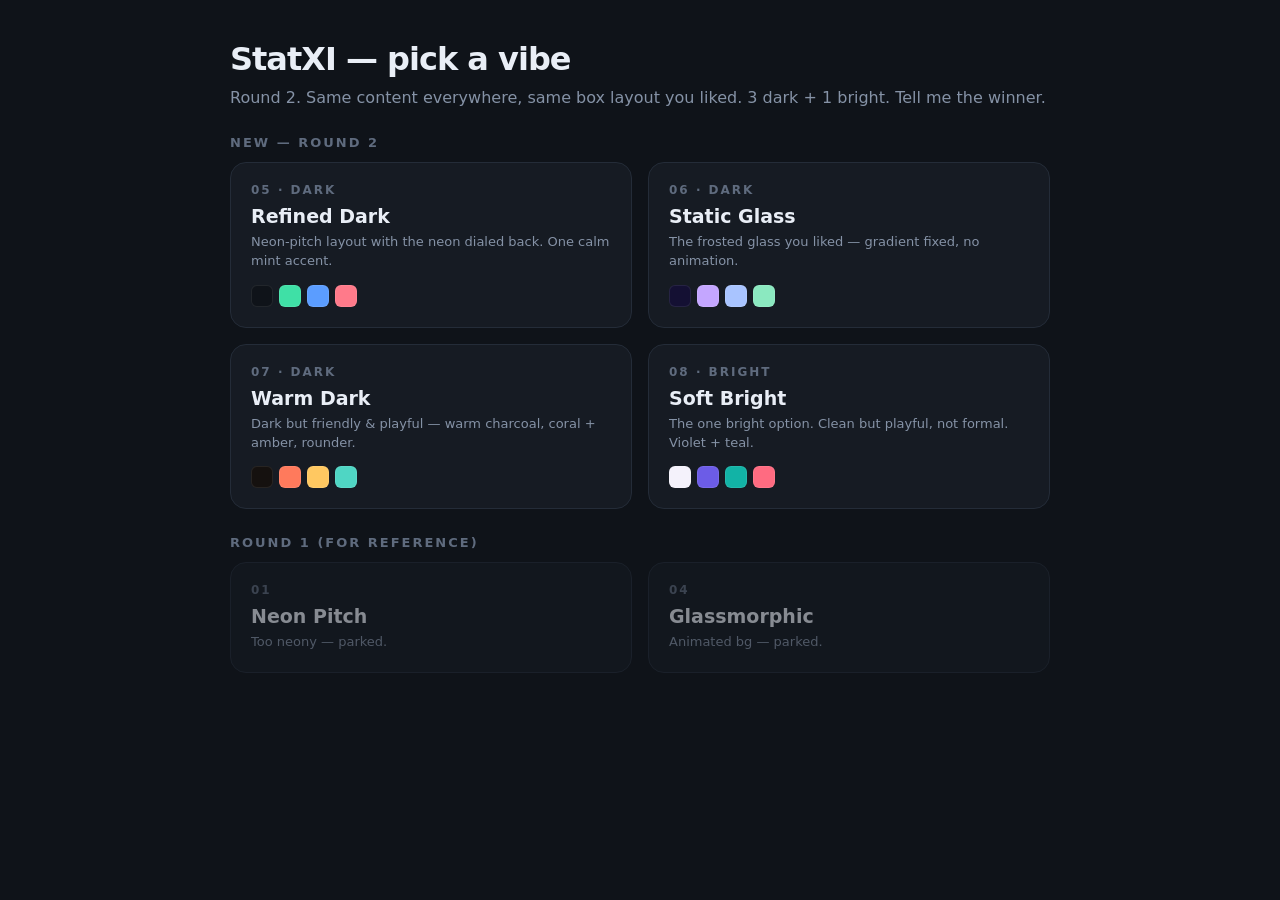
<file: webapp/previews/index.html>
<!DOCTYPE html>
<html lang="en">
<head>
<meta charset="utf-8">
<meta name="viewport" content="width=device-width, initial-scale=1">
<title>StatXI — Pick a vibe (round 2)</title>
<style>
  *{box-sizing:border-box;margin:0;padding:0}
  body{font-family:system-ui,sans-serif;background:#0f1319;color:#e9eef6;padding:40px 20px;min-height:100vh}
  .wrap{max-width:820px;margin:0 auto}
  h1{font-size:32px;font-weight:900;letter-spacing:-1px}
  p.intro{color:#8592a6;margin:10px 0 28px;font-size:16px}
  h2{font-size:13px;text-transform:uppercase;letter-spacing:2px;color:#5f6b7e;margin:26px 0 12px;font-weight:700}
  .grid{display:grid;grid-template-columns:1fr 1fr;gap:16px}
  a{display:block;text-decoration:none;color:inherit;border:1px solid #242c38;border-radius:16px;
    padding:20px;background:#161b23;transition:.2s}
  a:hover{transform:translateY(-3px);border-color:#3fe0a6}
  .n{font-size:12px;color:#5f6b7e;font-weight:800;letter-spacing:2px}
  .t{font-size:19px;font-weight:800;margin:8px 0 6px}
  .d{font-size:13px;color:#8592a6;line-height:1.45}
  .sw{display:flex;gap:6px;margin-top:14px}
  .sw i{width:22px;height:22px;border-radius:6px;display:inline-block;border:1px solid rgba(255,255,255,.08)}
  .old a{opacity:.55}
  @media(max-width:560px){.grid{grid-template-columns:1fr}}
</style>
</head>
<body>
<div class="wrap">
  <h1>StatXI — pick a vibe</h1>
  <p class="intro">Round 2. Same content everywhere, same box layout you liked. 3 dark + 1 bright. Tell me the winner.</p>

  <h2>New — round 2</h2>
  <div class="grid">
    <a href="5-refined-dark.html">
      <div class="n">05 · DARK</div><div class="t">Refined Dark</div>
      <div class="d">Neon-pitch layout with the neon dialed back. One calm mint accent.</div>
      <div class="sw"><i style="background:#0f1319"></i><i style="background:#3fe0a6"></i><i style="background:#5b9dff"></i><i style="background:#ff7a8a"></i></div>
    </a>
    <a href="6-static-glass.html">
      <div class="n">06 · DARK</div><div class="t">Static Glass</div>
      <div class="d">The frosted glass you liked — gradient fixed, no animation.</div>
      <div class="sw"><i style="background:#141033"></i><i style="background:#c4a6ff"></i><i style="background:#a9c4ff"></i><i style="background:#8be9c0"></i></div>
    </a>
    <a href="7-warm-dark.html">
      <div class="n">07 · DARK</div><div class="t">Warm Dark</div>
      <div class="d">Dark but friendly & playful — warm charcoal, coral + amber, rounder.</div>
      <div class="sw"><i style="background:#15110f"></i><i style="background:#ff7a5c"></i><i style="background:#ffc861"></i><i style="background:#4fd6c4"></i></div>
    </a>
    <a href="8-soft-bright.html">
      <div class="n">08 · BRIGHT</div><div class="t">Soft Bright</div>
      <div class="d">The one bright option. Clean but playful, not formal. Violet + teal.</div>
      <div class="sw"><i style="background:#f4f2fb"></i><i style="background:#6c5ce7"></i><i style="background:#12b3a6"></i><i style="background:#ff6b81"></i></div>
    </a>
  </div>

  <h2>Round 1 (for reference)</h2>
  <div class="grid old">
    <a href="1-neon-pitch.html"><div class="n">01</div><div class="t">Neon Pitch</div><div class="d">Too neony — parked.</div></a>
    <a href="4-glassmorphic.html"><div class="n">04</div><div class="t">Glassmorphic</div><div class="d">Animated bg — parked.</div></a>
  </div>
</div>
</body>
</html>
</file>
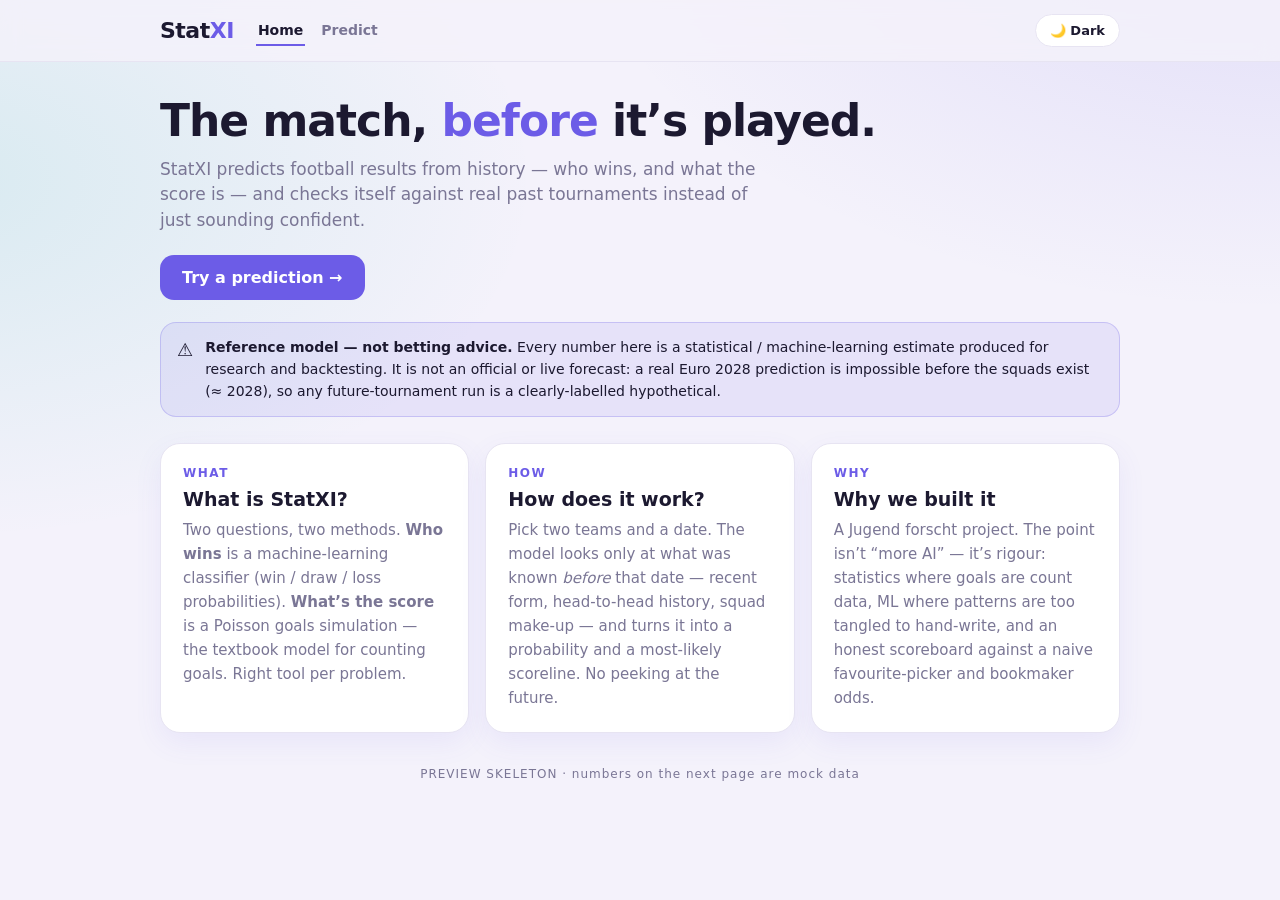
<file: webapp/previews/app/index.html>
<!DOCTYPE html>
<html lang="en">
<head>
  <meta charset="utf-8">
  <meta name="viewport" content="width=device-width, initial-scale=1">
  <title>StatXI</title>
  <!-- colours first, then layout -->
  <link rel="stylesheet" href="css/theme.css">
  <link rel="stylesheet" href="css/styles.css">
</head>
<body>
  <!-- top bar persists across views; #view is swapped by the router -->
  <header class="topbar">
    <div class="wrap topbar-inner">
      <a class="logo" href="#/">Stat<b>XI</b></a>
      <nav class="nav">
        <a href="#/">Home</a>
        <a href="#/predict">Predict</a>
      </nav>
      <button class="toggle" id="themeToggle" type="button">🌙 Dark</button>
    </div>
  </header>

  <main id="view" class="wrap"></main>

  <!-- classic scripts (work over file://). Order matters: define the pieces of
       StatXI first, then app.js wires them together and starts the router. -->
  <script src="js/api.js"></script>
  <script src="js/theme.js"></script>
  <script src="js/router.js"></script>
  <script src="js/views/landing.js"></script>
  <script src="js/views/predict.js"></script>
  <script src="js/app.js"></script>
</body>
</html>
</file>
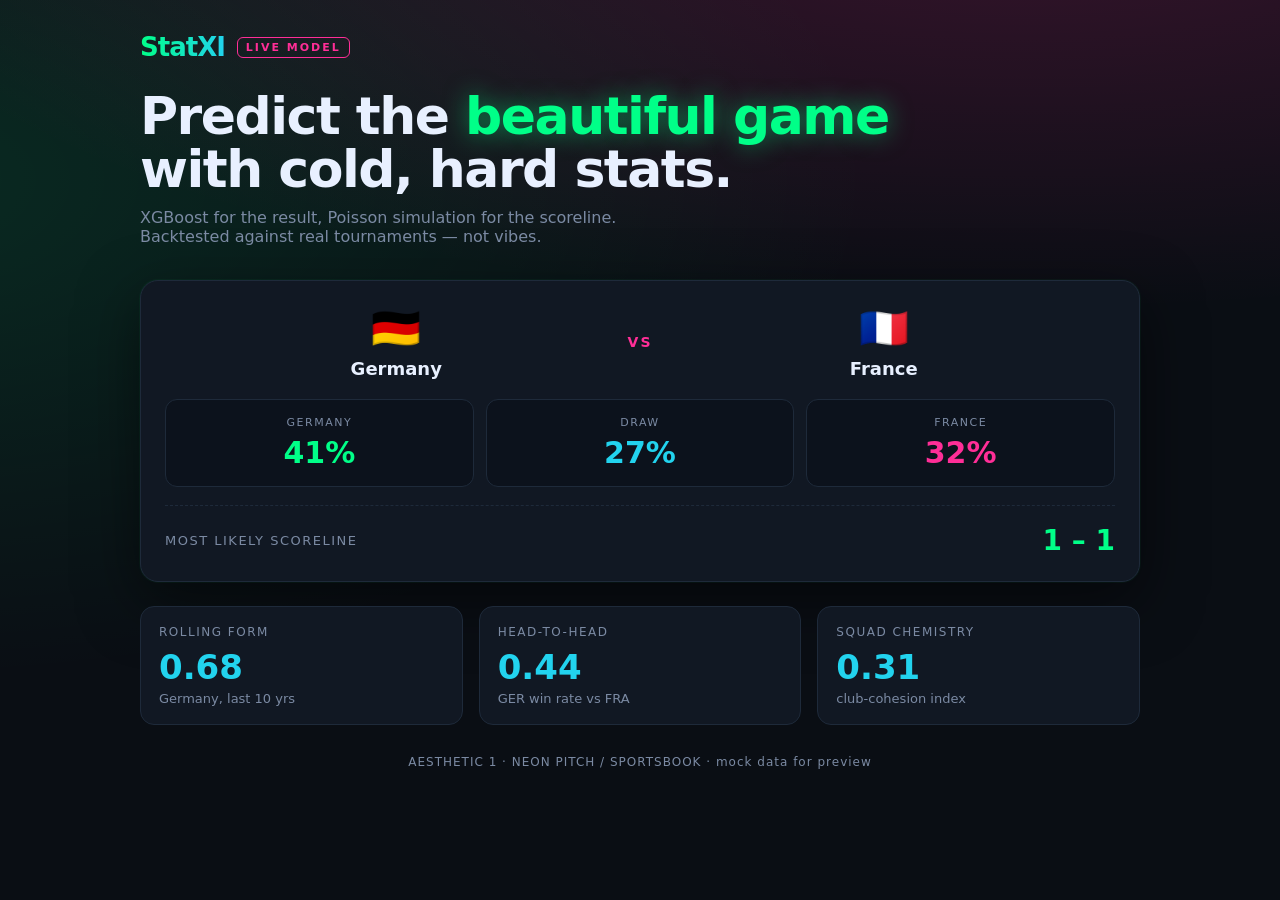
<file: webapp/previews/1-neon-pitch.html>
<!DOCTYPE html>
<html lang="en">
<head>
<meta charset="utf-8">
<meta name="viewport" content="width=device-width, initial-scale=1">
<title>StatXI — Neon Pitch</title>
<style>
  /* ===== Aesthetic 1: Neon pitch / sportsbook =====
     Dark, electric, live-odds-screen energy. */
  :root{
    --bg:#0a0e14; --panel:#111823; --line:#1e2a3a;
    --green:#00ff88; --magenta:#ff2e97; --cyan:#22d3ee;
    --text:#e8f0ff; --muted:#7b8aa3;
  }
  *{box-sizing:border-box;margin:0;padding:0}
  body{
    font-family:"Segoe UI",system-ui,sans-serif;background:var(--bg);color:var(--text);
    background-image:
      radial-gradient(1200px 400px at 80% -10%, rgba(255,46,151,.18), transparent),
      radial-gradient(1000px 500px at -10% 20%, rgba(0,255,136,.12), transparent);
    min-height:100vh;padding:32px 20px;
  }
  .wrap{max-width:1000px;margin:0 auto}
  .brand{display:flex;align-items:center;gap:12px;margin-bottom:28px}
  .logo{font-weight:900;font-size:26px;letter-spacing:-1px;
    background:linear-gradient(90deg,var(--green),var(--cyan));-webkit-background-clip:text;background-clip:text;color:transparent}
  .badge{font-size:11px;font-weight:700;text-transform:uppercase;letter-spacing:2px;
    color:var(--magenta);border:1px solid var(--magenta);padding:3px 8px;border-radius:6px}
  .hero{margin:10px 0 34px}
  .hero h1{font-size:clamp(30px,6vw,52px);font-weight:900;line-height:1.02;letter-spacing:-1.5px}
  .hero h1 em{font-style:normal;color:var(--green);text-shadow:0 0 24px rgba(0,255,136,.5)}
  .hero p{color:var(--muted);margin-top:12px;font-size:16px;max-width:560px}

  .card{background:var(--panel);border:1px solid var(--line);border-radius:18px;padding:24px;
    box-shadow:0 0 0 1px rgba(0,255,136,.04),0 20px 60px rgba(0,0,0,.5)}
  .match{display:flex;align-items:center;justify-content:space-between;margin-bottom:20px}
  .team{text-align:center;flex:1}
  .team .flag{font-size:40px}
  .team .name{font-weight:800;font-size:18px;margin-top:6px}
  .vs{color:var(--magenta);font-weight:900;font-size:14px;letter-spacing:2px}
  .odds{display:grid;grid-template-columns:1fr 1fr 1fr;gap:12px}
  .odd{background:#0c121c;border:1px solid var(--line);border-radius:12px;padding:16px;text-align:center;
    transition:.2s}
  .odd:hover{border-color:var(--green);box-shadow:0 0 20px rgba(0,255,136,.25)}
  .odd .lbl{font-size:11px;color:var(--muted);text-transform:uppercase;letter-spacing:1.5px}
  .odd .pct{font-size:30px;font-weight:900;margin-top:6px}
  .odd.win .pct{color:var(--green)} .odd.draw .pct{color:var(--cyan)} .odd.loss .pct{color:var(--magenta)}
  .scoreline{margin-top:18px;padding-top:18px;border-top:1px dashed var(--line);
    display:flex;justify-content:space-between;align-items:center}
  .scoreline .k{color:var(--muted);font-size:13px;text-transform:uppercase;letter-spacing:1.5px}
  .scoreline .v{font-weight:900;font-size:28px;color:var(--green)}

  .tiles{display:grid;grid-template-columns:repeat(auto-fit,minmax(200px,1fr));gap:16px;margin-top:24px}
  .tile{background:var(--panel);border:1px solid var(--line);border-radius:14px;padding:18px}
  .tile .t{font-size:12px;color:var(--muted);text-transform:uppercase;letter-spacing:1.5px}
  .tile .big{font-size:34px;font-weight:900;margin-top:8px;color:var(--cyan)}
  .tile .sub{font-size:13px;color:var(--muted);margin-top:4px}
  .foot{margin-top:30px;color:var(--muted);font-size:12px;text-align:center;letter-spacing:1px}
</style>
</head>
<body>
<div class="wrap">
  <div class="brand">
    <span class="logo">StatXI</span>
    <span class="badge">Live Model</span>
  </div>

  <div class="hero">
    <h1>Predict the <em>beautiful game</em><br>with cold, hard stats.</h1>
    <p>XGBoost for the result, Poisson simulation for the scoreline. Backtested against real tournaments — not vibes.</p>
  </div>

  <div class="card">
    <div class="match">
      <div class="team"><div class="flag">🇩🇪</div><div class="name">Germany</div></div>
      <div class="vs">VS</div>
      <div class="team"><div class="flag">🇫🇷</div><div class="name">France</div></div>
    </div>
    <div class="odds">
      <div class="odd win"><div class="lbl">Germany</div><div class="pct">41%</div></div>
      <div class="odd draw"><div class="lbl">Draw</div><div class="pct">27%</div></div>
      <div class="odd loss"><div class="lbl">France</div><div class="pct">32%</div></div>
    </div>
    <div class="scoreline">
      <span class="k">Most likely scoreline</span>
      <span class="v">1 – 1</span>
    </div>
  </div>

  <div class="tiles">
    <div class="tile"><div class="t">Rolling form</div><div class="big">0.68</div><div class="sub">Germany, last 10 yrs</div></div>
    <div class="tile"><div class="t">Head-to-head</div><div class="big">0.44</div><div class="sub">GER win rate vs FRA</div></div>
    <div class="tile"><div class="t">Squad chemistry</div><div class="big">0.31</div><div class="sub">club-cohesion index</div></div>
  </div>

  <div class="foot">AESTHETIC 1 · NEON PITCH / SPORTSBOOK · mock data for preview</div>
</div>
</body>
</html>
</file>
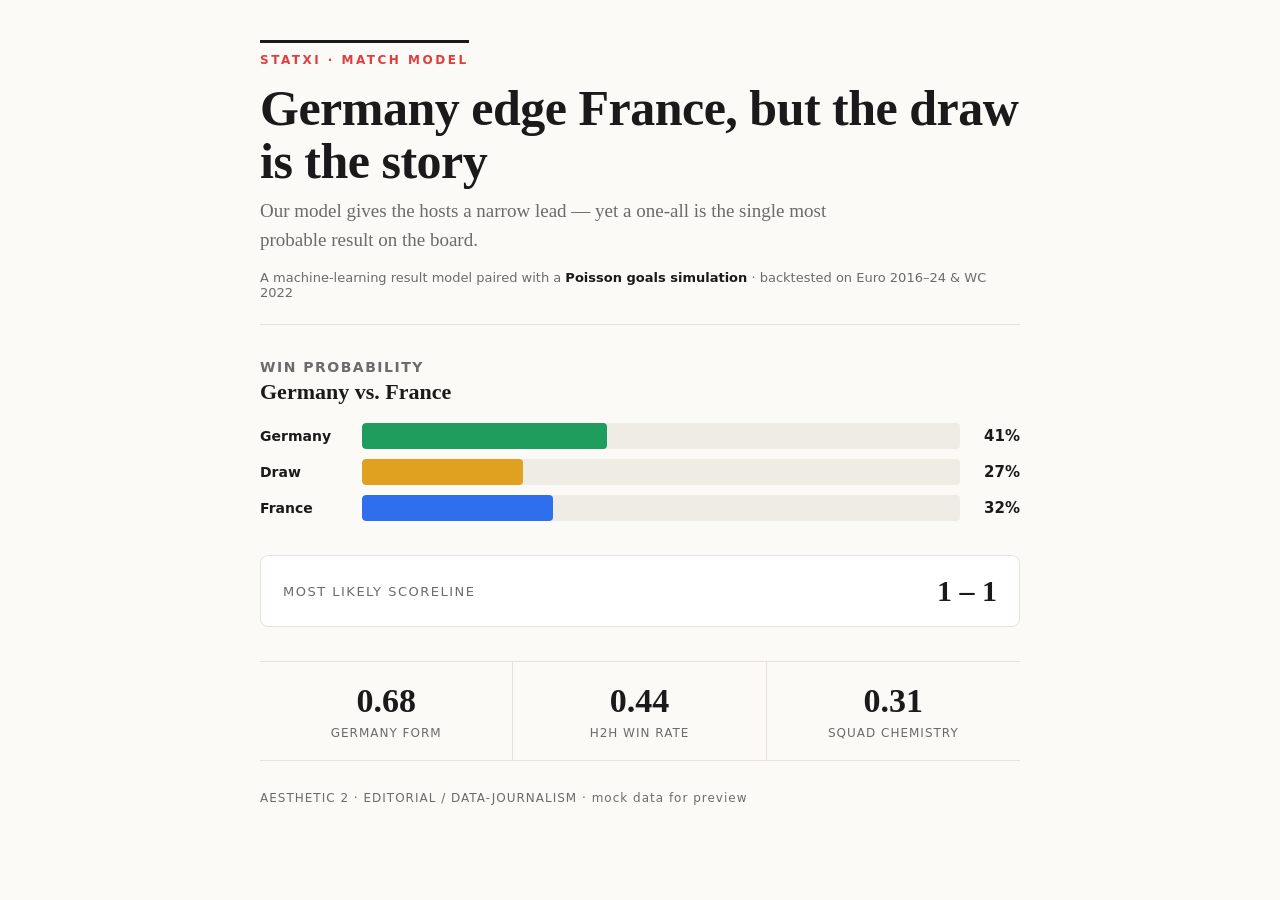
<file: webapp/previews/2-editorial.html>
<!DOCTYPE html>
<html lang="en">
<head>
<meta charset="utf-8">
<meta name="viewport" content="width=device-width, initial-scale=1">
<title>StatXI — Editorial</title>
<style>
  /* ===== Aesthetic 2: Editorial / data-journalism =====
     Clean light theme, confident type, FiveThirtyEight energy. */
  :root{
    --bg:#fbfaf7; --ink:#1a1a1a; --muted:#6b6b6b; --line:#e6e3dc;
    --red:#e03e3e; --blue:#2f6fed; --amber:#e0a020; --green:#1f9d5c;
  }
  *{box-sizing:border-box;margin:0;padding:0}
  body{font-family:Georgia,"Times New Roman",serif;background:var(--bg);color:var(--ink);
    padding:40px 20px;min-height:100vh}
  .wrap{max-width:760px;margin:0 auto}
  .kicker{font-family:system-ui,sans-serif;font-size:12px;font-weight:700;letter-spacing:2.5px;
    text-transform:uppercase;color:var(--red);border-top:3px solid var(--ink);padding-top:10px;display:inline-block}
  h1{font-size:clamp(32px,6vw,50px);line-height:1.05;margin:14px 0 10px;font-weight:800;letter-spacing:-.5px}
  .standfirst{font-size:19px;color:var(--muted);line-height:1.5;max-width:600px}
  .byline{font-family:system-ui,sans-serif;font-size:13px;color:var(--muted);margin-top:16px;
    padding-bottom:24px;border-bottom:1px solid var(--line)}
  .byline b{color:var(--ink)}

  .chart{margin:34px 0;font-family:system-ui,sans-serif}
  .chart h3{font-size:14px;text-transform:uppercase;letter-spacing:1.5px;color:var(--muted);margin-bottom:4px}
  .chart .match{font-size:22px;font-weight:800;margin-bottom:18px;font-family:Georgia,serif}
  .bar-row{display:grid;grid-template-columns:90px 1fr 48px;align-items:center;gap:12px;margin-bottom:10px}
  .bar-row .lab{font-size:14px;font-weight:600}
  .bar-track{background:#efece5;border-radius:4px;height:26px;overflow:hidden}
  .bar-fill{height:100%;border-radius:4px}
  .bar-row .num{font-size:15px;font-weight:800;text-align:right}
  .win .bar-fill{background:var(--green)} .draw .bar-fill{background:var(--amber)} .loss .bar-fill{background:var(--blue)}

  .scorebox{font-family:system-ui,sans-serif;background:#fff;border:1px solid var(--line);border-radius:8px;
    padding:18px 22px;display:flex;justify-content:space-between;align-items:center;margin:8px 0 34px}
  .scorebox .k{font-size:13px;text-transform:uppercase;letter-spacing:1.5px;color:var(--muted)}
  .scorebox .v{font-size:30px;font-weight:800;font-family:Georgia,serif}

  .stats{font-family:system-ui,sans-serif;display:grid;grid-template-columns:repeat(3,1fr);gap:0;
    border-top:1px solid var(--line);border-bottom:1px solid var(--line)}
  .stat{padding:20px 8px;text-align:center;border-right:1px solid var(--line)}
  .stat:last-child{border-right:none}
  .stat .n{font-size:34px;font-weight:800;font-family:Georgia,serif}
  .stat .l{font-size:12px;color:var(--muted);text-transform:uppercase;letter-spacing:1px;margin-top:6px}
  .foot{font-family:system-ui,sans-serif;margin-top:30px;color:var(--muted);font-size:12px;letter-spacing:1px}
</style>
</head>
<body>
<div class="wrap">
  <span class="kicker">StatXI · Match Model</span>
  <h1>Germany edge France, but the draw is the story</h1>
  <p class="standfirst">Our model gives the hosts a narrow lead — yet a one-all is the single most probable result on the board.</p>
  <p class="byline">A machine-learning result model paired with a <b>Poisson goals simulation</b> · backtested on Euro 2016–24 &amp; WC 2022</p>

  <div class="chart">
    <h3>Win probability</h3>
    <div class="match">Germany vs. France</div>
    <div class="bar-row win"><span class="lab">Germany</span><div class="bar-track"><div class="bar-fill" style="width:41%"></div></div><span class="num">41%</span></div>
    <div class="bar-row draw"><span class="lab">Draw</span><div class="bar-track"><div class="bar-fill" style="width:27%"></div></div><span class="num">27%</span></div>
    <div class="bar-row loss"><span class="lab">France</span><div class="bar-track"><div class="bar-fill" style="width:32%"></div></div><span class="num">32%</span></div>
  </div>

  <div class="scorebox">
    <span class="k">Most likely scoreline</span>
    <span class="v">1 – 1</span>
  </div>

  <div class="stats">
    <div class="stat"><div class="n">0.68</div><div class="l">Germany form</div></div>
    <div class="stat"><div class="n">0.44</div><div class="l">H2H win rate</div></div>
    <div class="stat"><div class="n">0.31</div><div class="l">Squad chemistry</div></div>
  </div>

  <div class="foot">AESTHETIC 2 · EDITORIAL / DATA-JOURNALISM · mock data for preview</div>
</div>
</body>
</html>
</file>
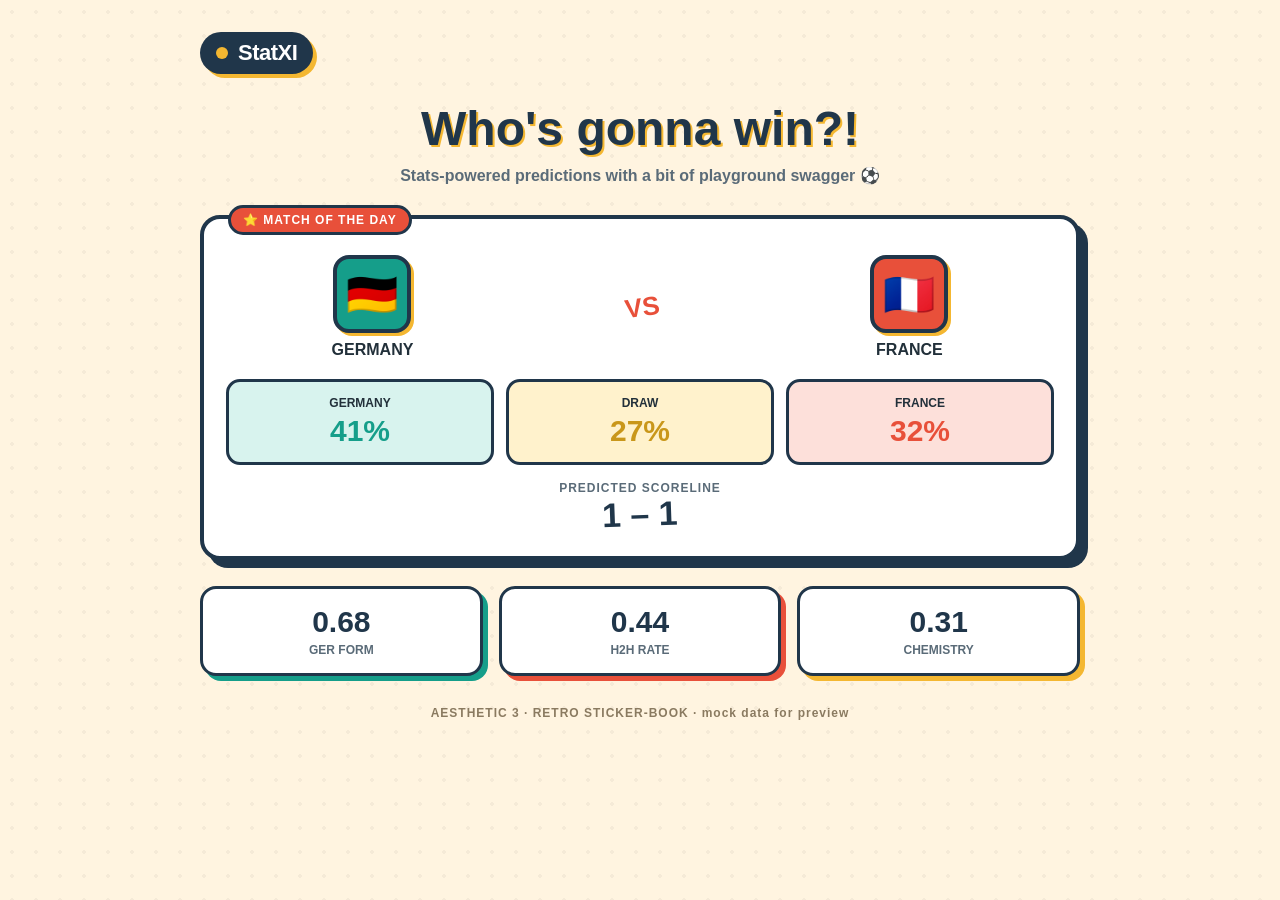
<file: webapp/previews/3-stickerbook.html>
<!DOCTYPE html>
<html lang="en">
<head>
<meta charset="utf-8">
<meta name="viewport" content="width=device-width, initial-scale=1">
<title>StatXI — Sticker Book</title>
<style>
  /* ===== Aesthetic 3: Retro football sticker-book =====
     Playful, tactile, bold shapes, warm palette, badge motifs. */
  :root{
    --cream:#fff4e0; --ink:#22303a; --card:#ffffff;
    --red:#e8503a; --teal:#159e8a; --gold:#f4b731; --navy:#20364a;
  }
  *{box-sizing:border-box;margin:0;padding:0}
  body{font-family:"Trebuchet MS","Segoe UI",sans-serif;background:var(--cream);color:var(--ink);
    background-image:radial-gradient(circle at 12px 12px, rgba(0,0,0,.04) 2px, transparent 0);
    background-size:24px 24px;padding:32px 20px;min-height:100vh}
  .wrap{max-width:880px;margin:0 auto}
  .brand{display:inline-flex;align-items:center;gap:10px;background:var(--navy);color:#fff;
    padding:8px 16px;border-radius:40px;font-weight:900;font-size:22px;letter-spacing:-.5px;
    box-shadow:4px 4px 0 var(--gold)}
  .brand .dot{width:12px;height:12px;border-radius:50%;background:var(--gold)}
  .hero{text-align:center;margin:30px 0}
  .hero h1{font-size:clamp(30px,6vw,48px);font-weight:900;line-height:1.05;color:var(--navy);
    text-shadow:2px 2px 0 var(--gold)}
  .hero p{margin-top:12px;color:#5a6b78;font-weight:600;font-size:16px}

  .sticker{background:var(--card);border:4px solid var(--navy);border-radius:20px;padding:22px;
    box-shadow:8px 8px 0 var(--navy);position:relative}
  .sticker::before{content:"⭐ MATCH OF THE DAY";position:absolute;top:-14px;left:24px;background:var(--red);
    color:#fff;font-weight:900;font-size:12px;letter-spacing:1px;padding:5px 12px;border-radius:20px;
    border:3px solid var(--navy)}
  .match{display:flex;align-items:center;justify-content:space-around;margin:14px 0 20px}
  .player{text-align:center}
  .player .badge{width:78px;height:78px;border-radius:16px;background:var(--teal);display:flex;align-items:center;
    justify-content:center;font-size:42px;margin:0 auto;border:4px solid var(--navy);box-shadow:3px 3px 0 var(--gold)}
  .player.b .badge{background:var(--red)}
  .player .nm{font-weight:900;margin-top:8px;font-size:16px}
  .versus{font-weight:900;font-size:26px;color:var(--red);transform:rotate(-8deg)}
  .odds{display:grid;grid-template-columns:1fr 1fr 1fr;gap:12px}
  .odd{border:3px solid var(--navy);border-radius:14px;padding:14px 8px;text-align:center;background:var(--cream)}
  .odd .l{font-size:12px;font-weight:900;text-transform:uppercase}
  .odd .p{font-size:30px;font-weight:900;margin-top:4px}
  .odd.w{background:#d8f3ee} .odd.d{background:#fff2cc} .odd.l{background:#fde0da}
  .odd.w .p{color:var(--teal)} .odd.d .p{color:#c9971a} .odd.l .p{color:var(--red)}
  .score{margin-top:16px;text-align:center;font-weight:900}
  .score .k{font-size:12px;text-transform:uppercase;letter-spacing:1px;color:#5a6b78}
  .score .v{font-size:34px;color:var(--navy);display:inline-block;transform:rotate(-2deg)}

  .tiles{display:grid;grid-template-columns:repeat(auto-fit,minmax(160px,1fr));gap:16px;margin-top:26px}
  .tile{background:var(--card);border:3px solid var(--navy);border-radius:16px;padding:16px;text-align:center;
    box-shadow:5px 5px 0 var(--teal)}
  .tile:nth-child(2){box-shadow:5px 5px 0 var(--red)}
  .tile:nth-child(3){box-shadow:5px 5px 0 var(--gold)}
  .tile .n{font-size:30px;font-weight:900;color:var(--navy)}
  .tile .l{font-size:12px;font-weight:800;text-transform:uppercase;color:#5a6b78;margin-top:4px}
  .foot{margin-top:30px;text-align:center;color:#8a7a60;font-size:12px;font-weight:700;letter-spacing:1px}
</style>
</head>
<body>
<div class="wrap">
  <div class="brand"><span class="dot"></span>StatXI</div>

  <div class="hero">
    <h1>Who's gonna win?!</h1>
    <p>Stats-powered predictions with a bit of playground swagger ⚽</p>
  </div>

  <div class="sticker">
    <div class="match">
      <div class="player"><div class="badge">🇩🇪</div><div class="nm">GERMANY</div></div>
      <div class="versus">VS</div>
      <div class="player b"><div class="badge">🇫🇷</div><div class="nm">FRANCE</div></div>
    </div>
    <div class="odds">
      <div class="odd w"><div class="l">Germany</div><div class="p">41%</div></div>
      <div class="odd d"><div class="l">Draw</div><div class="p">27%</div></div>
      <div class="odd l"><div class="l">France</div><div class="p">32%</div></div>
    </div>
    <div class="score"><div class="k">Predicted scoreline</div><div class="v">1 – 1</div></div>
  </div>

  <div class="tiles">
    <div class="tile"><div class="n">0.68</div><div class="l">GER form</div></div>
    <div class="tile"><div class="n">0.44</div><div class="l">H2H rate</div></div>
    <div class="tile"><div class="n">0.31</div><div class="l">Chemistry</div></div>
  </div>

  <div class="foot">AESTHETIC 3 · RETRO STICKER-BOOK · mock data for preview</div>
</div>
</body>
</html>
</file>
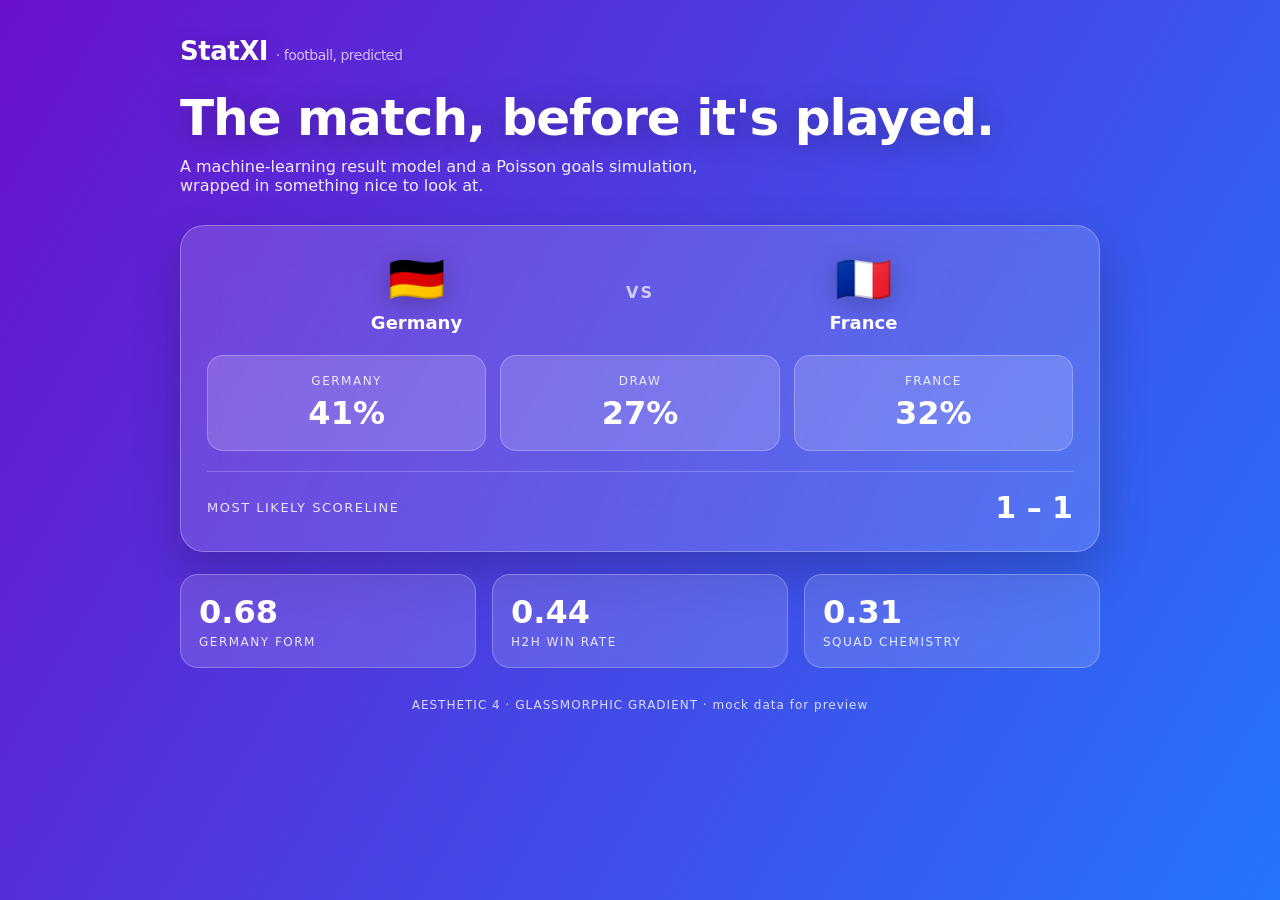
<file: webapp/previews/4-glassmorphic.html>
<!DOCTYPE html>
<html lang="en">
<head>
<meta charset="utf-8">
<meta name="viewport" content="width=device-width, initial-scale=1">
<title>StatXI — Glassmorphic</title>
<style>
  /* ===== Aesthetic 4: Glassmorphic gradient =====
     Animated vivid gradient, frosted glass cards, soft glows. */
  *{box-sizing:border-box;margin:0;padding:0}
  body{font-family:"SF Pro Display",system-ui,sans-serif;color:#fff;min-height:100vh;padding:36px 20px;
    background:linear-gradient(120deg,#6a11cb,#2575fc,#ec38bc,#ff6a88);background-size:300% 300%;
    animation:flow 14s ease infinite}
  @keyframes flow{0%{background-position:0 50%}50%{background-position:100% 50%}100%{background-position:0 50%}}
  .wrap{max-width:920px;margin:0 auto}
  .brand{font-weight:800;font-size:26px;letter-spacing:-.5px;margin-bottom:26px;
    text-shadow:0 2px 20px rgba(0,0,0,.2)}
  .brand span{opacity:.7;font-weight:400;font-size:14px;margin-left:8px}
  .hero{margin-bottom:30px}
  .hero h1{font-size:clamp(30px,6vw,50px);font-weight:800;line-height:1.05;letter-spacing:-1px;
    text-shadow:0 4px 30px rgba(0,0,0,.25)}
  .hero p{margin-top:12px;font-size:16px;opacity:.9;max-width:560px}

  .glass{background:rgba(255,255,255,.14);backdrop-filter:blur(20px);-webkit-backdrop-filter:blur(20px);
    border:1px solid rgba(255,255,255,.28);border-radius:24px;padding:26px;
    box-shadow:0 20px 50px rgba(0,0,0,.2)}
  .match{display:flex;align-items:center;justify-content:space-between;margin-bottom:22px}
  .team{text-align:center;flex:1}
  .team .flag{font-size:46px;filter:drop-shadow(0 4px 12px rgba(0,0,0,.25))}
  .team .name{font-weight:700;font-size:18px;margin-top:6px}
  .vs{opacity:.7;font-weight:800;letter-spacing:2px}
  .odds{display:grid;grid-template-columns:1fr 1fr 1fr;gap:14px}
  .odd{background:rgba(255,255,255,.16);border:1px solid rgba(255,255,255,.25);border-radius:16px;
    padding:18px;text-align:center;transition:.25s}
  .odd:hover{background:rgba(255,255,255,.28);transform:translateY(-3px)}
  .odd .l{font-size:12px;opacity:.85;text-transform:uppercase;letter-spacing:1.5px}
  .odd .p{font-size:32px;font-weight:800;margin-top:6px}
  .score{margin-top:20px;padding-top:18px;border-top:1px solid rgba(255,255,255,.22);
    display:flex;justify-content:space-between;align-items:center}
  .score .k{opacity:.85;font-size:13px;text-transform:uppercase;letter-spacing:1.5px}
  .score .v{font-size:30px;font-weight:800}

  .tiles{display:grid;grid-template-columns:repeat(auto-fit,minmax(180px,1fr));gap:16px;margin-top:22px}
  .tile{background:rgba(255,255,255,.14);backdrop-filter:blur(16px);-webkit-backdrop-filter:blur(16px);
    border:1px solid rgba(255,255,255,.25);border-radius:18px;padding:18px}
  .tile .n{font-size:32px;font-weight:800}
  .tile .l{font-size:12px;opacity:.85;text-transform:uppercase;letter-spacing:1.5px;margin-top:4px}
  .foot{margin-top:30px;text-align:center;opacity:.8;font-size:12px;letter-spacing:1px}
</style>
</head>
<body>
<div class="wrap">
  <div class="brand">StatXI<span>· football, predicted</span></div>

  <div class="hero">
    <h1>The match, before it's played.</h1>
    <p>A machine-learning result model and a Poisson goals simulation, wrapped in something nice to look at.</p>
  </div>

  <div class="glass">
    <div class="match">
      <div class="team"><div class="flag">🇩🇪</div><div class="name">Germany</div></div>
      <div class="vs">VS</div>
      <div class="team"><div class="flag">🇫🇷</div><div class="name">France</div></div>
    </div>
    <div class="odds">
      <div class="odd"><div class="l">Germany</div><div class="p">41%</div></div>
      <div class="odd"><div class="l">Draw</div><div class="p">27%</div></div>
      <div class="odd"><div class="l">France</div><div class="p">32%</div></div>
    </div>
    <div class="score"><span class="k">Most likely scoreline</span><span class="v">1 – 1</span></div>
  </div>

  <div class="tiles">
    <div class="tile"><div class="n">0.68</div><div class="l">Germany form</div></div>
    <div class="tile"><div class="n">0.44</div><div class="l">H2H win rate</div></div>
    <div class="tile"><div class="n">0.31</div><div class="l">Squad chemistry</div></div>
  </div>

  <div class="foot">AESTHETIC 4 · GLASSMORPHIC GRADIENT · mock data for preview</div>
</div>
</body>
</html>
</file>
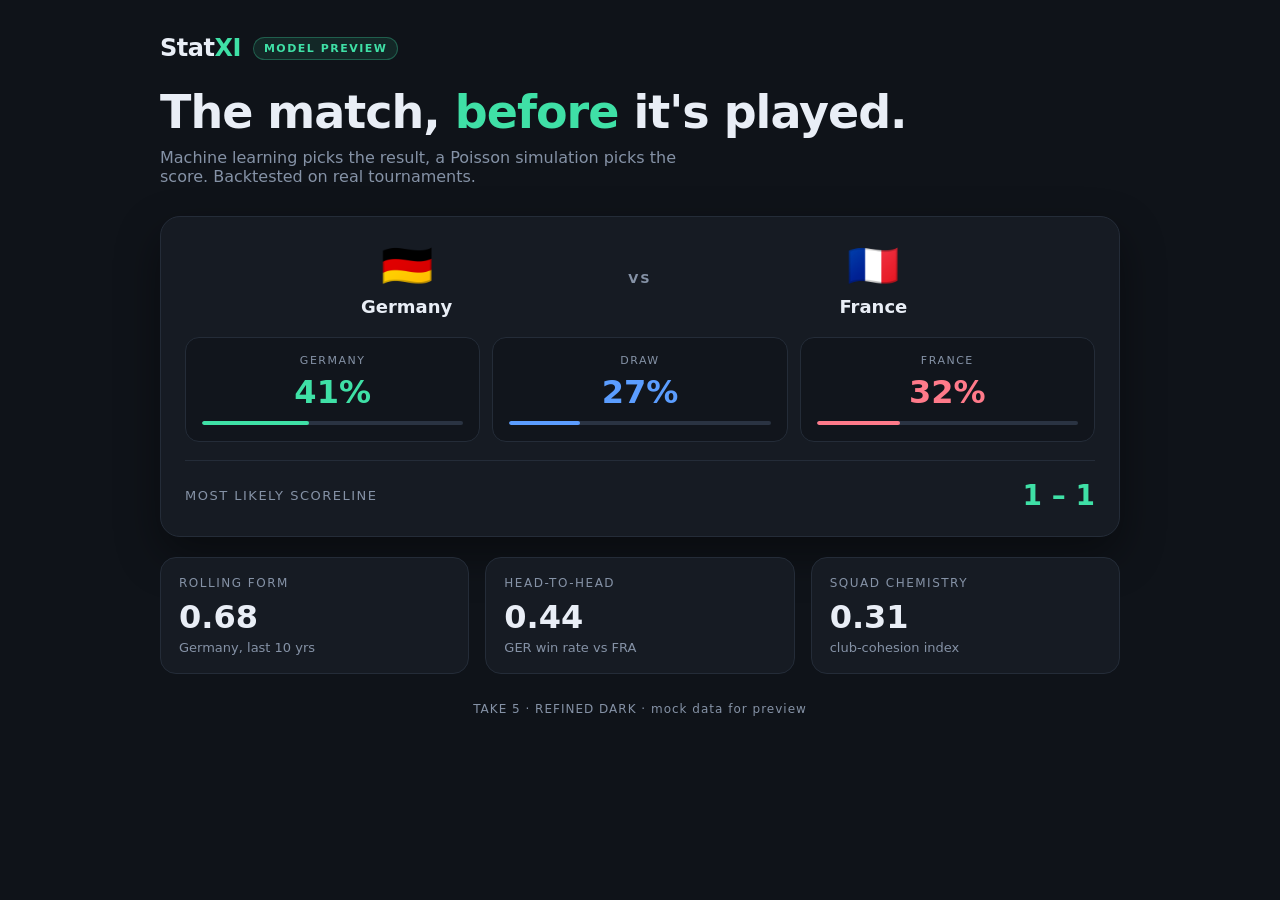
<file: webapp/previews/5-refined-dark.html>
<!DOCTYPE html>
<html lang="en">
<head>
<meta charset="utf-8">
<meta name="viewport" content="width=device-width, initial-scale=1">
<title>StatXI — Refined Dark</title>
<style>
  /* ===== Take 5: Refined Dark =====
     Neon-pitch box layout, but the neon dialed way back.
     One confident mint accent, soft glows, calm slate base. */
  :root{
    --bg:#0f1319; --panel:#161b23; --panel2:#11151c; --line:#242c38;
    --mint:#3fe0a6; --sky:#5b9dff; --rose:#ff7a8a;
    --text:#e9eef6; --muted:#8592a6;
  }
  *{box-sizing:border-box;margin:0;padding:0}
  body{font-family:system-ui,"Segoe UI",sans-serif;background:var(--bg);color:var(--text);
    padding:34px 20px;min-height:100vh}
  .wrap{max-width:960px;margin:0 auto}
  .brand{display:flex;align-items:center;gap:12px;margin-bottom:26px}
  .logo{font-weight:800;font-size:24px;letter-spacing:-.5px}
  .logo b{color:var(--mint)}
  .pill{font-size:11px;font-weight:700;text-transform:uppercase;letter-spacing:1.5px;color:var(--mint);
    background:rgba(63,224,166,.1);border:1px solid rgba(63,224,166,.3);padding:4px 10px;border-radius:20px}
  .hero{margin:6px 0 30px}
  .hero h1{font-size:clamp(28px,5.5vw,46px);font-weight:800;line-height:1.08;letter-spacing:-1px}
  .hero h1 span{color:var(--mint)}
  .hero p{color:var(--muted);margin-top:10px;font-size:16px;max-width:540px}

  .card{background:var(--panel);border:1px solid var(--line);border-radius:20px;padding:24px;
    box-shadow:0 18px 44px rgba(0,0,0,.4)}
  .match{display:flex;align-items:center;justify-content:space-between;margin-bottom:20px}
  .team{text-align:center;flex:1}
  .team .flag{font-size:42px}
  .team .name{font-weight:700;font-size:18px;margin-top:6px}
  .vs{color:var(--muted);font-weight:800;font-size:13px;letter-spacing:2px}
  .odds{display:grid;grid-template-columns:1fr 1fr 1fr;gap:12px}
  .odd{background:var(--panel2);border:1px solid var(--line);border-radius:14px;padding:16px;text-align:center;transition:.2s}
  .odd:hover{border-color:var(--mint)}
  .odd .lbl{font-size:11px;color:var(--muted);text-transform:uppercase;letter-spacing:1.5px}
  .odd .pct{font-size:32px;font-weight:800;margin-top:6px}
  .odd.win .pct{color:var(--mint)} .odd.draw .pct{color:var(--sky)} .odd.loss .pct{color:var(--rose)}
  .odd .bar{height:4px;border-radius:3px;margin-top:10px;background:#2a3342;overflow:hidden}
  .odd .bar i{display:block;height:100%;border-radius:3px}
  .odd.win .bar i{background:var(--mint)} .odd.draw .bar i{background:var(--sky)} .odd.loss .bar i{background:var(--rose)}
  .scoreline{margin-top:18px;padding-top:18px;border-top:1px solid var(--line);
    display:flex;justify-content:space-between;align-items:center}
  .scoreline .k{color:var(--muted);font-size:13px;text-transform:uppercase;letter-spacing:1.5px}
  .scoreline .v{font-weight:800;font-size:28px;color:var(--mint)}

  .tiles{display:grid;grid-template-columns:repeat(auto-fit,minmax(200px,1fr));gap:16px;margin-top:20px}
  .tile{background:var(--panel);border:1px solid var(--line);border-radius:16px;padding:18px}
  .tile .t{font-size:12px;color:var(--muted);text-transform:uppercase;letter-spacing:1.5px}
  .tile .big{font-size:32px;font-weight:800;margin-top:8px}
  .tile .sub{font-size:13px;color:var(--muted);margin-top:4px}
  .foot{margin-top:28px;color:var(--muted);font-size:12px;text-align:center;letter-spacing:1px}
</style>
</head>
<body>
<div class="wrap">
  <div class="brand"><span class="logo">Stat<b>XI</b></span><span class="pill">Model preview</span></div>

  <div class="hero">
    <h1>The match, <span>before</span> it's played.</h1>
    <p>Machine learning picks the result, a Poisson simulation picks the score. Backtested on real tournaments.</p>
  </div>

  <div class="card">
    <div class="match">
      <div class="team"><div class="flag">🇩🇪</div><div class="name">Germany</div></div>
      <div class="vs">VS</div>
      <div class="team"><div class="flag">🇫🇷</div><div class="name">France</div></div>
    </div>
    <div class="odds">
      <div class="odd win"><div class="lbl">Germany</div><div class="pct">41%</div><div class="bar"><i style="width:41%"></i></div></div>
      <div class="odd draw"><div class="lbl">Draw</div><div class="pct">27%</div><div class="bar"><i style="width:27%"></i></div></div>
      <div class="odd loss"><div class="lbl">France</div><div class="pct">32%</div><div class="bar"><i style="width:32%"></i></div></div>
    </div>
    <div class="scoreline"><span class="k">Most likely scoreline</span><span class="v">1 – 1</span></div>
  </div>

  <div class="tiles">
    <div class="tile"><div class="t">Rolling form</div><div class="big">0.68</div><div class="sub">Germany, last 10 yrs</div></div>
    <div class="tile"><div class="t">Head-to-head</div><div class="big">0.44</div><div class="sub">GER win rate vs FRA</div></div>
    <div class="tile"><div class="t">Squad chemistry</div><div class="big">0.31</div><div class="sub">club-cohesion index</div></div>
  </div>

  <div class="foot">TAKE 5 · REFINED DARK · mock data for preview</div>
</div>
</body>
</html>
</file>
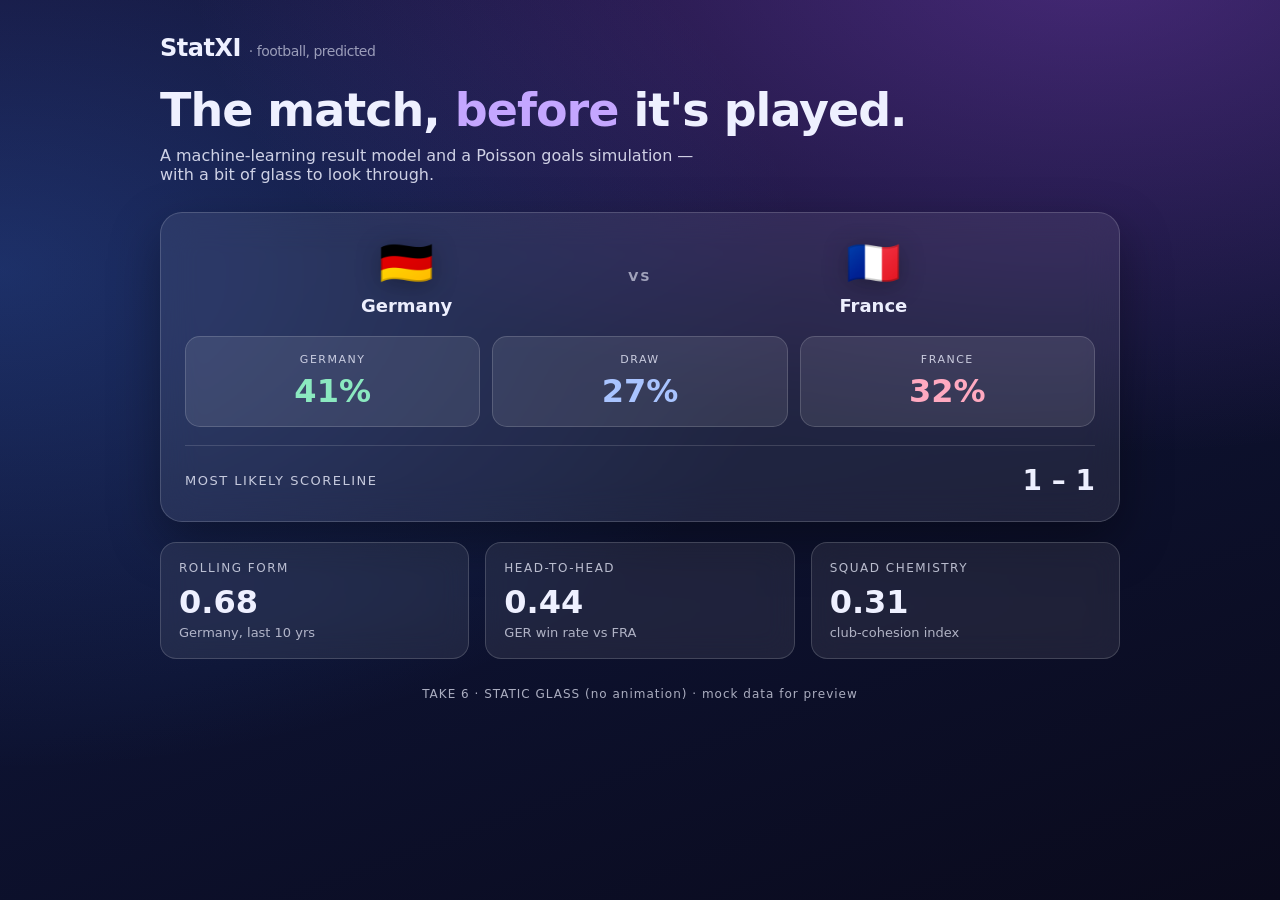
<file: webapp/previews/6-static-glass.html>
<!DOCTYPE html>
<html lang="en">
<head>
<meta charset="utf-8">
<meta name="viewport" content="width=device-width, initial-scale=1">
<title>StatXI — Static Glass</title>
<style>
  /* ===== Take 6: Static Glass =====
     The frosted-glass boxes you liked, but the gradient is FIXED —
     no animation. Deep indigo→plum, calm. */
  *{box-sizing:border-box;margin:0;padding:0}
  body{font-family:system-ui,"SF Pro Display",sans-serif;color:#eef0ff;min-height:100vh;padding:34px 20px;
    background:
      radial-gradient(900px 500px at 85% -5%, rgba(168,85,247,.35), transparent),
      radial-gradient(800px 500px at 0% 30%, rgba(59,130,246,.28), transparent),
      linear-gradient(160deg,#141033,#0d1230 55%,#0a0a1c)}
  .wrap{max-width:960px;margin:0 auto}
  .brand{font-weight:800;font-size:24px;letter-spacing:-.5px;margin-bottom:24px}
  .brand span{opacity:.6;font-weight:400;font-size:14px;margin-left:8px}
  .hero{margin-bottom:28px}
  .hero h1{font-size:clamp(28px,5.5vw,46px);font-weight:800;line-height:1.08;letter-spacing:-1px}
  .hero h1 span{color:#c4a6ff}
  .hero p{opacity:.85;margin-top:10px;font-size:16px;max-width:540px}

  .glass{background:rgba(255,255,255,.08);backdrop-filter:blur(18px);-webkit-backdrop-filter:blur(18px);
    border:1px solid rgba(255,255,255,.16);border-radius:22px;padding:24px;box-shadow:0 20px 50px rgba(0,0,0,.35)}
  .match{display:flex;align-items:center;justify-content:space-between;margin-bottom:20px}
  .team{text-align:center;flex:1}
  .team .flag{font-size:44px;filter:drop-shadow(0 4px 12px rgba(0,0,0,.3))}
  .team .name{font-weight:700;font-size:18px;margin-top:6px}
  .vs{opacity:.6;font-weight:800;letter-spacing:2px;font-size:13px}
  .odds{display:grid;grid-template-columns:1fr 1fr 1fr;gap:12px}
  .odd{background:rgba(255,255,255,.09);border:1px solid rgba(255,255,255,.16);border-radius:15px;
    padding:16px;text-align:center;transition:.2s}
  .odd:hover{background:rgba(255,255,255,.16)}
  .odd .lbl{font-size:11px;opacity:.8;text-transform:uppercase;letter-spacing:1.5px}
  .odd .pct{font-size:32px;font-weight:800;margin-top:6px}
  .odd.win .pct{color:#8be9c0} .odd.draw .pct{color:#a9c4ff} .odd.loss .pct{color:#ffa9c0}
  .scoreline{margin-top:18px;padding-top:18px;border-top:1px solid rgba(255,255,255,.14);
    display:flex;justify-content:space-between;align-items:center}
  .scoreline .k{opacity:.8;font-size:13px;text-transform:uppercase;letter-spacing:1.5px}
  .scoreline .v{font-weight:800;font-size:28px}

  .tiles{display:grid;grid-template-columns:repeat(auto-fit,minmax(200px,1fr));gap:16px;margin-top:20px}
  .tile{background:rgba(255,255,255,.08);backdrop-filter:blur(14px);-webkit-backdrop-filter:blur(14px);
    border:1px solid rgba(255,255,255,.16);border-radius:16px;padding:18px}
  .tile .t{font-size:12px;opacity:.75;text-transform:uppercase;letter-spacing:1.5px}
  .tile .big{font-size:32px;font-weight:800;margin-top:8px}
  .tile .sub{font-size:13px;opacity:.7;margin-top:4px}
  .foot{margin-top:28px;opacity:.7;font-size:12px;text-align:center;letter-spacing:1px}
</style>
</head>
<body>
<div class="wrap">
  <div class="brand">StatXI<span>· football, predicted</span></div>

  <div class="hero">
    <h1>The match, <span>before</span> it's played.</h1>
    <p>A machine-learning result model and a Poisson goals simulation — with a bit of glass to look through.</p>
  </div>

  <div class="glass">
    <div class="match">
      <div class="team"><div class="flag">🇩🇪</div><div class="name">Germany</div></div>
      <div class="vs">VS</div>
      <div class="team"><div class="flag">🇫🇷</div><div class="name">France</div></div>
    </div>
    <div class="odds">
      <div class="odd win"><div class="lbl">Germany</div><div class="pct">41%</div></div>
      <div class="odd draw"><div class="lbl">Draw</div><div class="pct">27%</div></div>
      <div class="odd loss"><div class="lbl">France</div><div class="pct">32%</div></div>
    </div>
    <div class="scoreline"><span class="k">Most likely scoreline</span><span class="v">1 – 1</span></div>
  </div>

  <div class="tiles">
    <div class="tile"><div class="t">Rolling form</div><div class="big">0.68</div><div class="sub">Germany, last 10 yrs</div></div>
    <div class="tile"><div class="t">Head-to-head</div><div class="big">0.44</div><div class="sub">GER win rate vs FRA</div></div>
    <div class="tile"><div class="t">Squad chemistry</div><div class="big">0.31</div><div class="sub">club-cohesion index</div></div>
  </div>

  <div class="foot">TAKE 6 · STATIC GLASS (no animation) · mock data for preview</div>
</div>
</body>
</html>
</file>
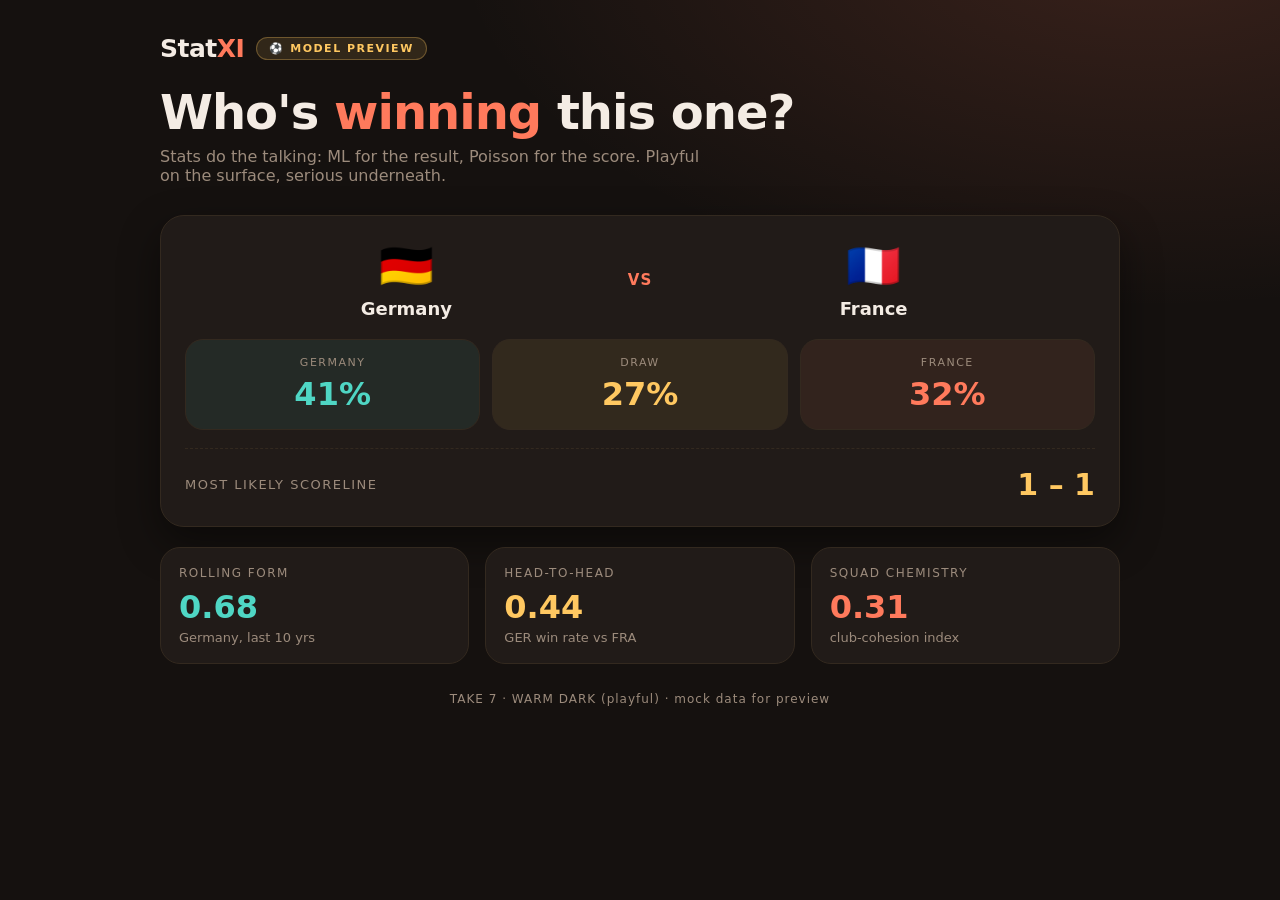
<file: webapp/previews/7-warm-dark.html>
<!DOCTYPE html>
<html lang="en">
<head>
<meta charset="utf-8">
<meta name="viewport" content="width=device-width, initial-scale=1">
<title>StatXI — Warm Dark</title>
<style>
  /* ===== Take 7: Warm Dark =====
     Dark, but playful and friendly instead of clinical — warm charcoal,
     coral + amber accents, rounder shapes. The "fun dark" option. */
  :root{
    --bg:#15110f; --panel:#211b18; --panel2:#1a1512; --line:#33291f;
    --coral:#ff7a5c; --amber:#ffc861; --teal:#4fd6c4;
    --text:#f4ece4; --muted:#9c8b7c;
  }
  *{box-sizing:border-box;margin:0;padding:0}
  body{font-family:"Trebuchet MS",system-ui,sans-serif;background:var(--bg);color:var(--text);
    padding:34px 20px;min-height:100vh;
    background-image:radial-gradient(700px 380px at 90% -8%, rgba(255,122,92,.16), transparent)}
  .wrap{max-width:960px;margin:0 auto}
  .brand{display:flex;align-items:center;gap:12px;margin-bottom:24px}
  .logo{font-weight:900;font-size:25px;letter-spacing:-.5px}
  .logo b{color:var(--coral)}
  .pill{font-size:11px;font-weight:800;text-transform:uppercase;letter-spacing:1.5px;color:var(--amber);
    background:rgba(255,200,97,.12);border:1px solid rgba(255,200,97,.3);padding:4px 12px;border-radius:20px}
  .hero{margin:6px 0 30px}
  .hero h1{font-size:clamp(30px,5.5vw,48px);font-weight:900;line-height:1.05;letter-spacing:-1px}
  .hero h1 span{color:var(--coral)}
  .hero p{color:var(--muted);margin-top:10px;font-size:16px;max-width:540px}

  .card{background:var(--panel);border:1px solid var(--line);border-radius:24px;padding:24px;
    box-shadow:0 16px 40px rgba(0,0,0,.45)}
  .match{display:flex;align-items:center;justify-content:space-between;margin-bottom:20px}
  .team{text-align:center;flex:1}
  .team .flag{font-size:44px}
  .team .name{font-weight:800;font-size:18px;margin-top:6px}
  .vs{color:var(--coral);font-weight:900;font-size:15px;letter-spacing:1px}
  .odds{display:grid;grid-template-columns:1fr 1fr 1fr;gap:12px}
  .odd{background:var(--panel2);border:1px solid var(--line);border-radius:18px;padding:16px;text-align:center;transition:.2s}
  .odd:hover{transform:translateY(-2px)}
  .odd .lbl{font-size:11px;color:var(--muted);text-transform:uppercase;letter-spacing:1.5px}
  .odd .pct{font-size:32px;font-weight:900;margin-top:6px}
  .odd.win{background:rgba(79,214,196,.08)} .odd.win .pct{color:var(--teal)}
  .odd.draw{background:rgba(255,200,97,.08)} .odd.draw .pct{color:var(--amber)}
  .odd.loss{background:rgba(255,122,92,.08)} .odd.loss .pct{color:var(--coral)}
  .scoreline{margin-top:18px;padding-top:18px;border-top:1px dashed var(--line);
    display:flex;justify-content:space-between;align-items:center}
  .scoreline .k{color:var(--muted);font-size:13px;text-transform:uppercase;letter-spacing:1.5px}
  .scoreline .v{font-weight:900;font-size:30px;color:var(--amber)}

  .tiles{display:grid;grid-template-columns:repeat(auto-fit,minmax(200px,1fr));gap:16px;margin-top:20px}
  .tile{background:var(--panel);border:1px solid var(--line);border-radius:20px;padding:18px}
  .tile .t{font-size:12px;color:var(--muted);text-transform:uppercase;letter-spacing:1.5px}
  .tile .big{font-size:32px;font-weight:900;margin-top:8px;color:var(--teal)}
  .tile:nth-child(2) .big{color:var(--amber)} .tile:nth-child(3) .big{color:var(--coral)}
  .tile .sub{font-size:13px;color:var(--muted);margin-top:4px}
  .foot{margin-top:28px;color:var(--muted);font-size:12px;text-align:center;letter-spacing:1px}
</style>
</head>
<body>
<div class="wrap">
  <div class="brand"><span class="logo">Stat<b>XI</b></span><span class="pill">⚽ Model preview</span></div>

  <div class="hero">
    <h1>Who's <span>winning</span> this one?</h1>
    <p>Stats do the talking: ML for the result, Poisson for the score. Playful on the surface, serious underneath.</p>
  </div>

  <div class="card">
    <div class="match">
      <div class="team"><div class="flag">🇩🇪</div><div class="name">Germany</div></div>
      <div class="vs">VS</div>
      <div class="team"><div class="flag">🇫🇷</div><div class="name">France</div></div>
    </div>
    <div class="odds">
      <div class="odd win"><div class="lbl">Germany</div><div class="pct">41%</div></div>
      <div class="odd draw"><div class="lbl">Draw</div><div class="pct">27%</div></div>
      <div class="odd loss"><div class="lbl">France</div><div class="pct">32%</div></div>
    </div>
    <div class="scoreline"><span class="k">Most likely scoreline</span><span class="v">1 – 1</span></div>
  </div>

  <div class="tiles">
    <div class="tile"><div class="t">Rolling form</div><div class="big">0.68</div><div class="sub">Germany, last 10 yrs</div></div>
    <div class="tile"><div class="t">Head-to-head</div><div class="big">0.44</div><div class="sub">GER win rate vs FRA</div></div>
    <div class="tile"><div class="t">Squad chemistry</div><div class="big">0.31</div><div class="sub">club-cohesion index</div></div>
  </div>

  <div class="foot">TAKE 7 · WARM DARK (playful) · mock data for preview</div>
</div>
</body>
</html>
</file>
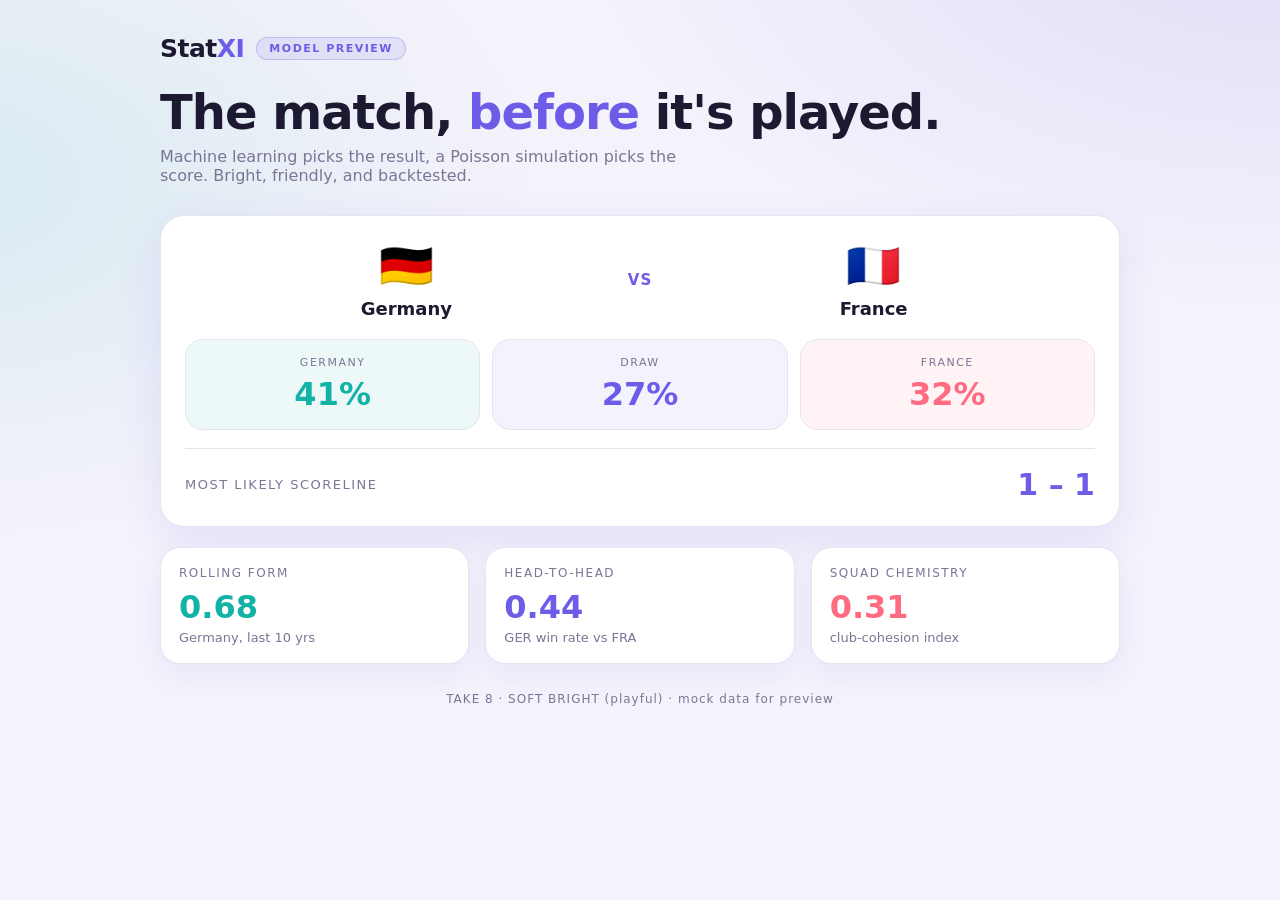
<file: webapp/previews/8-soft-bright.html>
<!DOCTYPE html>
<html lang="en">
<head>
<meta charset="utf-8">
<meta name="viewport" content="width=device-width, initial-scale=1">
<title>StatXI — Soft Bright</title>
<style>
  /* ===== Take 8: Soft Bright =====
     The one bright option. Editorial's cleanliness, but playful, not formal:
     rounded cards, friendly sans, a violet+teal pop, soft shadows. */
  :root{
    --bg:#f4f2fb; --card:#ffffff; --line:#e7e4f2;
    --violet:#6c5ce7; --teal:#12b3a6; --coral:#ff6b81; --ink:#1c1930; --muted:#7a7695;
  }
  *{box-sizing:border-box;margin:0;padding:0}
  body{font-family:system-ui,"Segoe UI",sans-serif;background:var(--bg);color:var(--ink);
    padding:34px 20px;min-height:100vh;
    background-image:radial-gradient(700px 400px at 100% -10%, rgba(108,92,231,.14), transparent),
      radial-gradient(600px 360px at -5% 20%, rgba(18,179,166,.12), transparent)}
  .wrap{max-width:960px;margin:0 auto}
  .brand{display:flex;align-items:center;gap:12px;margin-bottom:24px}
  .logo{font-weight:900;font-size:25px;letter-spacing:-.5px}
  .logo b{color:var(--violet)}
  .pill{font-size:11px;font-weight:800;text-transform:uppercase;letter-spacing:1.5px;color:var(--violet);
    background:rgba(108,92,231,.1);border:1px solid rgba(108,92,231,.25);padding:4px 12px;border-radius:20px}
  .hero{margin:6px 0 30px}
  .hero h1{font-size:clamp(30px,5.5vw,48px);font-weight:900;line-height:1.05;letter-spacing:-1px}
  .hero h1 span{color:var(--violet)}
  .hero p{color:var(--muted);margin-top:10px;font-size:16px;max-width:540px}

  .card{background:var(--card);border:1px solid var(--line);border-radius:24px;padding:24px;
    box-shadow:0 14px 40px rgba(108,92,231,.12)}
  .match{display:flex;align-items:center;justify-content:space-between;margin-bottom:20px}
  .team{text-align:center;flex:1}
  .team .flag{font-size:44px}
  .team .name{font-weight:800;font-size:18px;margin-top:6px}
  .vs{color:var(--violet);font-weight:900;font-size:15px;letter-spacing:1px}
  .odds{display:grid;grid-template-columns:1fr 1fr 1fr;gap:12px}
  .odd{background:var(--bg);border:1px solid var(--line);border-radius:18px;padding:16px;text-align:center;transition:.2s}
  .odd:hover{transform:translateY(-2px);box-shadow:0 8px 22px rgba(108,92,231,.14)}
  .odd .lbl{font-size:11px;color:var(--muted);text-transform:uppercase;letter-spacing:1.5px}
  .odd .pct{font-size:32px;font-weight:900;margin-top:6px}
  .odd.win{background:rgba(18,179,166,.08)} .odd.win .pct{color:var(--teal)}
  .odd.draw{background:rgba(108,92,231,.08)} .odd.draw .pct{color:var(--violet)}
  .odd.loss{background:rgba(255,107,129,.08)} .odd.loss .pct{color:var(--coral)}
  .scoreline{margin-top:18px;padding-top:18px;border-top:1px solid var(--line);
    display:flex;justify-content:space-between;align-items:center}
  .scoreline .k{color:var(--muted);font-size:13px;text-transform:uppercase;letter-spacing:1.5px}
  .scoreline .v{font-weight:900;font-size:30px;color:var(--violet)}

  .tiles{display:grid;grid-template-columns:repeat(auto-fit,minmax(200px,1fr));gap:16px;margin-top:20px}
  .tile{background:var(--card);border:1px solid var(--line);border-radius:20px;padding:18px;
    box-shadow:0 10px 28px rgba(108,92,231,.08)}
  .tile .t{font-size:12px;color:var(--muted);text-transform:uppercase;letter-spacing:1.5px}
  .tile .big{font-size:32px;font-weight:900;margin-top:8px;color:var(--teal)}
  .tile:nth-child(2) .big{color:var(--violet)} .tile:nth-child(3) .big{color:var(--coral)}
  .tile .sub{font-size:13px;color:var(--muted);margin-top:4px}
  .foot{margin-top:28px;color:var(--muted);font-size:12px;text-align:center;letter-spacing:1px}
</style>
</head>
<body>
<div class="wrap">
  <div class="brand"><span class="logo">Stat<b>XI</b></span><span class="pill">Model preview</span></div>

  <div class="hero">
    <h1>The match, <span>before</span> it's played.</h1>
    <p>Machine learning picks the result, a Poisson simulation picks the score. Bright, friendly, and backtested.</p>
  </div>

  <div class="card">
    <div class="match">
      <div class="team"><div class="flag">🇩🇪</div><div class="name">Germany</div></div>
      <div class="vs">VS</div>
      <div class="team"><div class="flag">🇫🇷</div><div class="name">France</div></div>
    </div>
    <div class="odds">
      <div class="odd win"><div class="lbl">Germany</div><div class="pct">41%</div></div>
      <div class="odd draw"><div class="lbl">Draw</div><div class="pct">27%</div></div>
      <div class="odd loss"><div class="lbl">France</div><div class="pct">32%</div></div>
    </div>
    <div class="scoreline"><span class="k">Most likely scoreline</span><span class="v">1 – 1</span></div>
  </div>

  <div class="tiles">
    <div class="tile"><div class="t">Rolling form</div><div class="big">0.68</div><div class="sub">Germany, last 10 yrs</div></div>
    <div class="tile"><div class="t">Head-to-head</div><div class="big">0.44</div><div class="sub">GER win rate vs FRA</div></div>
    <div class="tile"><div class="t">Squad chemistry</div><div class="big">0.31</div><div class="sub">club-cohesion index</div></div>
  </div>

  <div class="foot">TAKE 8 · SOFT BRIGHT (playful) · mock data for preview</div>
</div>
</body>
</html>
</file>
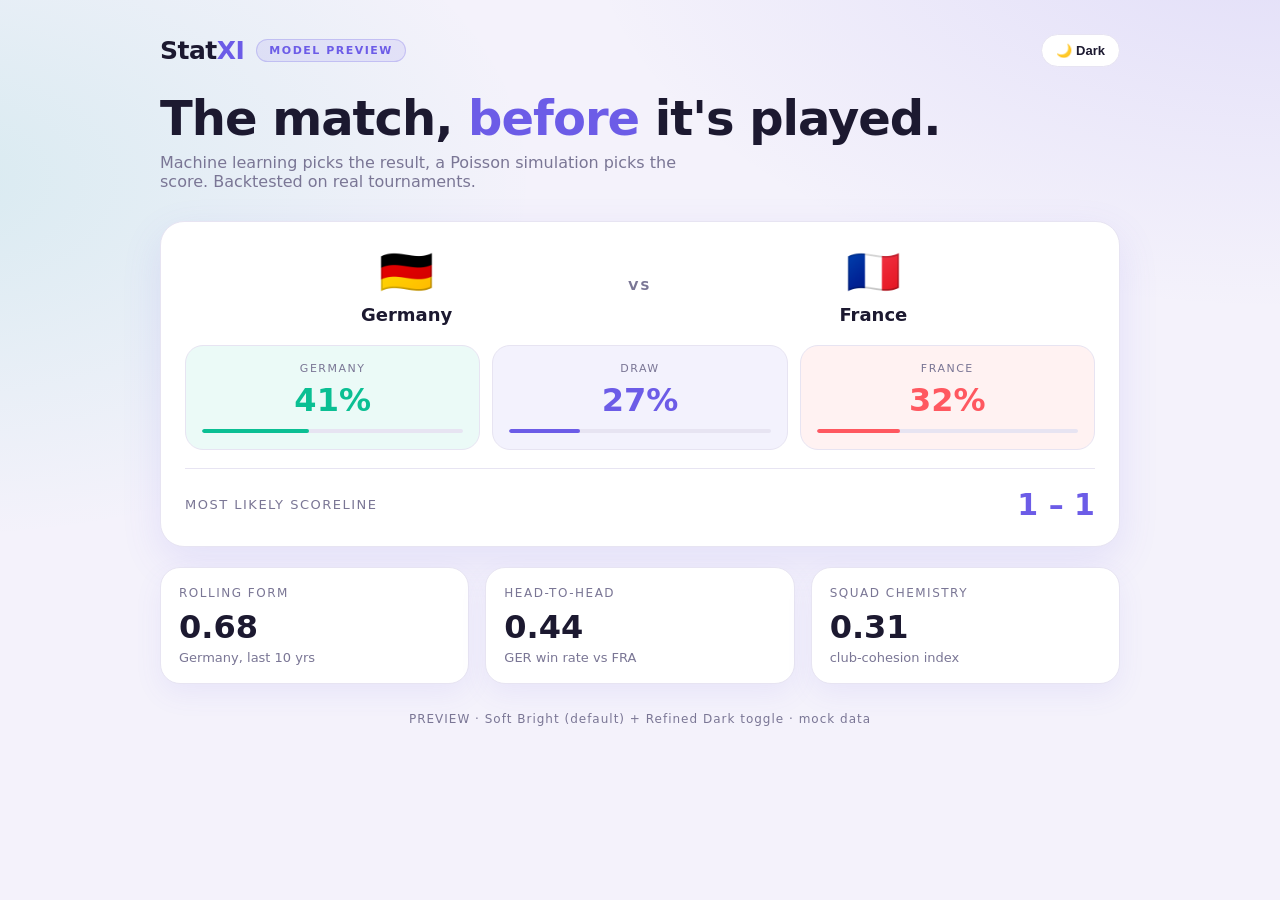
<file: webapp/previews/9-themed.html>
<!DOCTYPE html>
<html lang="en">
<head>
<meta charset="utf-8">
<meta name="viewport" content="width=device-width, initial-scale=1">
<title>StatXI — Themed (Soft Bright + Refined Dark)</title>
<style>
  /* ===== The chosen direction =====
     One page, two themes. Soft Bright is the DEFAULT (:root); the toggle
     flips <html data-theme="dark"> to Refined Dark. Every colour that
     differs between the two is a CSS variable, so the markup never changes —
     only the variable block does. */

  /* ---- DEFAULT theme: Soft Bright (bright) ---- */
  :root{
    --bg:#f4f2fb; --card:#ffffff; --inner:#f4f2fb; --line:#e7e4f2;
    --ink:#1c1930; --muted:#7a7695;
    --accent:#6c5ce7; --accent-soft:rgba(108,92,231,.10); --accent-border:rgba(108,92,231,.25);
    --win:#0bbf93;   /* +~9% greener than the old #12b3a6 */
    --draw:#6c5ce7;
    --loss:#ff5860;  /* +~9% redder than the old #ff6b81 */
    --card-shadow:0 14px 40px rgba(108,92,231,.12);
    --tile-shadow:0 10px 28px rgba(108,92,231,.08);
    --bar-track:#e7e4f2;
    --odd-bg-win:rgba(11,191,147,.08); --odd-bg-draw:rgba(108,92,231,.08); --odd-bg-loss:rgba(255,88,96,.08);
    --glow:radial-gradient(700px 400px at 100% -10%, rgba(108,92,231,.14), transparent),
           radial-gradient(600px 360px at -5% 20%, rgba(18,179,166,.12), transparent);
  }
  /* ---- Toggled theme: Refined Dark (dark) ---- */
  :root[data-theme="dark"]{
    --bg:#0f1319; --card:#161b23; --inner:#11151c; --line:#242c38;
    --ink:#e9eef6; --muted:#8592a6;
    --accent:#33e38c; --accent-soft:rgba(51,227,140,.10); --accent-border:rgba(51,227,140,.30);
    --win:#33e38c;   /* +~8% greener than the old #3fe0a6 */
    --draw:#5b9dff;
    --loss:#ff5f66;  /* +~9% redder than the old #ff7a8a */
    --card-shadow:0 18px 44px rgba(0,0,0,.42);
    --tile-shadow:none;
    --bar-track:#2a3342;
    --odd-bg-win:var(--inner); --odd-bg-draw:var(--inner); --odd-bg-loss:var(--inner);
    --glow:radial-gradient(700px 380px at 92% -8%, rgba(51,227,140,.10), transparent);
  }

  *{box-sizing:border-box;margin:0;padding:0}
  body{font-family:system-ui,"Segoe UI",sans-serif;background:var(--bg);color:var(--ink);
    padding:34px 20px;min-height:100vh;transition:background .25s,color .25s;
    background-image:var(--glow)}
  .wrap{max-width:960px;margin:0 auto}

  .brand{display:flex;align-items:center;gap:12px;margin-bottom:26px}
  .logo{font-weight:900;font-size:25px;letter-spacing:-.5px}
  .logo b{color:var(--accent)}
  .pill{font-size:11px;font-weight:800;text-transform:uppercase;letter-spacing:1.5px;color:var(--accent);
    background:var(--accent-soft);border:1px solid var(--accent-border);padding:4px 12px;border-radius:20px}
  .toggle{margin-left:auto;display:inline-flex;align-items:center;gap:7px;cursor:pointer;
    font-size:13px;font-weight:700;color:var(--ink);background:var(--card);border:1px solid var(--line);
    padding:8px 14px;border-radius:20px;transition:.2s}
  .toggle:hover{border-color:var(--accent)}

  .hero{margin:6px 0 30px}
  .hero h1{font-size:clamp(30px,5.5vw,48px);font-weight:900;line-height:1.05;letter-spacing:-1px}
  .hero h1 span{color:var(--accent)}
  .hero p{color:var(--muted);margin-top:10px;font-size:16px;max-width:540px}

  .card{background:var(--card);border:1px solid var(--line);border-radius:24px;padding:24px;
    box-shadow:var(--card-shadow);transition:background .25s,border-color .25s}
  .match{display:flex;align-items:center;justify-content:space-between;margin-bottom:20px}
  .team{text-align:center;flex:1}
  .team .flag{font-size:44px}
  .team .name{font-weight:800;font-size:18px;margin-top:6px}
  .vs{color:var(--muted);font-weight:800;font-size:13px;letter-spacing:2px}

  .odds{display:grid;grid-template-columns:1fr 1fr 1fr;gap:12px}
  .odd{border:1px solid var(--line);border-radius:18px;padding:16px;text-align:center;transition:.2s}
  .odd:hover{transform:translateY(-2px)}
  .odd.win{background:var(--odd-bg-win)} .odd.draw{background:var(--odd-bg-draw)} .odd.loss{background:var(--odd-bg-loss)}
  .odd .lbl{font-size:11px;color:var(--muted);text-transform:uppercase;letter-spacing:1.5px}
  .odd .pct{font-size:32px;font-weight:900;margin-top:6px}
  .odd.win .pct{color:var(--win)} .odd.draw .pct{color:var(--draw)} .odd.loss .pct{color:var(--loss)}
  .odd .bar{height:4px;border-radius:3px;margin-top:10px;background:var(--bar-track);overflow:hidden}
  .odd .bar i{display:block;height:100%;border-radius:3px}
  .odd.win .bar i{background:var(--win)} .odd.draw .bar i{background:var(--draw)} .odd.loss .bar i{background:var(--loss)}

  .scoreline{margin-top:18px;padding-top:18px;border-top:1px solid var(--line);
    display:flex;justify-content:space-between;align-items:center}
  .scoreline .k{color:var(--muted);font-size:13px;text-transform:uppercase;letter-spacing:1.5px}
  .scoreline .v{font-weight:900;font-size:30px;color:var(--accent)}

  .tiles{display:grid;grid-template-columns:repeat(auto-fit,minmax(200px,1fr));gap:16px;margin-top:20px}
  .tile{background:var(--card);border:1px solid var(--line);border-radius:20px;padding:18px;
    box-shadow:var(--tile-shadow);transition:background .25s,border-color .25s}
  .tile .t{font-size:12px;color:var(--muted);text-transform:uppercase;letter-spacing:1.5px}
  /* NON-COLOURED in both themes — plain ink, per request */
  .tile .big{font-size:32px;font-weight:900;margin-top:8px;color:var(--ink)}
  .tile .sub{font-size:13px;color:var(--muted);margin-top:4px}

  .foot{margin-top:28px;color:var(--muted);font-size:12px;text-align:center;letter-spacing:1px}
</style>
</head>
<body>
<div class="wrap">
  <div class="brand">
    <span class="logo">Stat<b>XI</b></span>
    <span class="pill">Model preview</span>
    <button class="toggle" id="themeToggle" type="button">🌙 Dark</button>
  </div>

  <div class="hero">
    <h1>The match, <span>before</span> it's played.</h1>
    <p>Machine learning picks the result, a Poisson simulation picks the score. Backtested on real tournaments.</p>
  </div>

  <div class="card">
    <div class="match">
      <div class="team"><div class="flag">🇩🇪</div><div class="name">Germany</div></div>
      <div class="vs">VS</div>
      <div class="team"><div class="flag">🇫🇷</div><div class="name">France</div></div>
    </div>
    <div class="odds">
      <div class="odd win"><div class="lbl">Germany</div><div class="pct">41%</div><div class="bar"><i style="width:41%"></i></div></div>
      <div class="odd draw"><div class="lbl">Draw</div><div class="pct">27%</div><div class="bar"><i style="width:27%"></i></div></div>
      <div class="odd loss"><div class="lbl">France</div><div class="pct">32%</div><div class="bar"><i style="width:32%"></i></div></div>
    </div>
    <div class="scoreline"><span class="k">Most likely scoreline</span><span class="v">1 – 1</span></div>
  </div>

  <div class="tiles">
    <div class="tile"><div class="t">Rolling form</div><div class="big">0.68</div><div class="sub">Germany, last 10 yrs</div></div>
    <div class="tile"><div class="t">Head-to-head</div><div class="big">0.44</div><div class="sub">GER win rate vs FRA</div></div>
    <div class="tile"><div class="t">Squad chemistry</div><div class="big">0.31</div><div class="sub">club-cohesion index</div></div>
  </div>

  <div class="foot">PREVIEW · Soft Bright (default) + Refined Dark toggle · mock data</div>
</div>

<script>
  // Theme toggle. Default is Soft Bright (no data-theme attribute).
  // Choice is remembered across reloads via localStorage.
  var root = document.documentElement;
  var btn  = document.getElementById('themeToggle');

  function setTheme(t){
    if(t === 'dark'){ root.setAttribute('data-theme','dark'); btn.textContent = '☀️ Bright'; }
    else            { root.removeAttribute('data-theme');     btn.textContent = '🌙 Dark';   }
    localStorage.setItem('statxi-theme', t);
  }

  // start from saved choice, else the default bright theme
  setTheme(localStorage.getItem('statxi-theme') || 'bright');

  btn.addEventListener('click', function(){
    setTheme(root.hasAttribute('data-theme') ? 'bright' : 'dark');
  });
</script>
</body>
</html>
</file>
<file: webapp/previews/app/css/theme.css>
/* theme.css — ONLY the colour system. Two themes, expressed as two blocks
   of CSS variables. Nothing here is layout; styles.css consumes these vars.

   Soft Bright is the DEFAULT (:root). The toggle adds data-theme="dark" to
   <html>, which swaps in the Refined Dark block. Values are carried over
   verbatim from the approved 9-themed.html preview (incl. the +8–10% greener
   greens / redder reds and the non-coloured feature tiles). */

/* ---- DEFAULT theme: Soft Bright ---- */
:root{
  --bg:#f4f2fb; --card:#ffffff; --inner:#f4f2fb; --line:#e7e4f2;
  --ink:#1c1930; --muted:#7a7695;
  --accent:#6c5ce7; --accent-soft:rgba(108,92,231,.10); --accent-border:rgba(108,92,231,.25);
  --win:#0bbf93;    /* +~9% greener than the old #12b3a6 */
  --draw:#6c5ce7;
  --loss:#ff5860;   /* +~9% redder than the old #ff6b81 */
  --card-shadow:0 14px 40px rgba(108,92,231,.12);
  --tile-shadow:0 10px 28px rgba(108,92,231,.08);
  --bar-track:#e7e4f2;
  --odd-bg-win:rgba(11,191,147,.08); --odd-bg-draw:rgba(108,92,231,.08); --odd-bg-loss:rgba(255,88,96,.08);
  --glow:radial-gradient(700px 400px at 100% -10%, rgba(108,92,231,.14), transparent),
         radial-gradient(600px 360px at -5% 20%, rgba(18,179,166,.12), transparent);
}

/* ---- Toggled theme: Refined Dark ---- */
:root[data-theme="dark"]{
  --bg:#0f1319; --card:#161b23; --inner:#11151c; --line:#242c38;
  --ink:#e9eef6; --muted:#8592a6;
  --accent:#33e38c; --accent-soft:rgba(51,227,140,.10); --accent-border:rgba(51,227,140,.30);
  --win:#33e38c;    /* +~8% greener than the old #3fe0a6 */
  --draw:#5b9dff;
  --loss:#ff5f66;   /* +~9% redder than the old #ff7a8a */
  --card-shadow:0 18px 44px rgba(0,0,0,.42);
  --tile-shadow:none;
  --bar-track:#2a3342;
  --odd-bg-win:var(--inner); --odd-bg-draw:var(--inner); --odd-bg-loss:var(--inner);
  --glow:radial-gradient(700px 380px at 92% -8%, rgba(51,227,140,.10), transparent);
}
</file>
<file: webapp/previews/app/css/styles.css>
/* styles.css — structure & layout. All colours come from theme.css vars,
   so both themes work with zero duplicated rules here.
   The .card / .odds / .tile / .scoreline blocks are the SAME components you
   approved in 9-themed.html; the new bits are the topbar, landing sections,
   form controls, the two-team ".duo" layout, and the loading spinner. */

*{box-sizing:border-box;margin:0;padding:0}
body{font-family:system-ui,"Segoe UI",sans-serif;background:var(--bg);color:var(--ink);
  min-height:100vh;background-image:var(--glow);transition:background .25s,color .25s}
.wrap{max-width:960px;margin:0 auto;padding:0 20px}

/* ---------- top bar (persists across views) ---------- */
.topbar{position:sticky;top:0;z-index:10;border-bottom:1px solid var(--line);
  background:var(--bg); /* fallback if color-mix is unsupported */
  background:color-mix(in srgb,var(--bg) 82%,transparent);backdrop-filter:blur(10px)}
.topbar-inner{display:flex;align-items:center;gap:16px;padding:14px 0}
.logo{font-weight:900;font-size:22px;letter-spacing:-.5px;text-decoration:none;color:var(--ink)}
.logo b{color:var(--accent)}
.nav{display:flex;gap:14px;margin-left:6px}
.nav a{text-decoration:none;color:var(--muted);font-weight:700;font-size:14px;
  padding:6px 2px;border-bottom:2px solid transparent;transition:.2s}
.nav a:hover{color:var(--ink)}
.nav a.active{color:var(--ink);border-bottom-color:var(--accent)}
.toggle{margin-left:auto;display:inline-flex;align-items:center;gap:7px;cursor:pointer;
  font:inherit;font-size:13px;font-weight:700;color:var(--ink);background:var(--card);
  border:1px solid var(--line);padding:8px 14px;border-radius:20px;transition:.2s}
.toggle:hover{border-color:var(--accent)}

#view{padding:30px 0 64px}

/* ---------- generic type ---------- */
h1{font-size:clamp(28px,5vw,44px);font-weight:900;line-height:1.06;letter-spacing:-1px}
.lead{color:var(--muted);font-size:17px;line-height:1.5;margin-top:12px;max-width:600px}

/* ---------- landing ---------- */
.hero{margin:6px 0 10px}
.hero h1 span{color:var(--accent)}
.cta{display:inline-block;margin-top:22px;background:var(--accent);color:#fff;font-weight:800;
  text-decoration:none;padding:13px 22px;border-radius:14px;transition:.2s}
.cta:hover{filter:brightness(1.06);transform:translateY(-2px)}

.warn{display:flex;gap:12px;align-items:flex-start;background:var(--accent-soft);
  border:1px solid var(--accent-border);border-radius:16px;padding:14px 16px;margin:22px 0;
  font-size:14px;line-height:1.55}
.warn .ico{font-size:18px;line-height:1.4}
.warn b{color:var(--ink)}

.sections{display:grid;gap:16px;margin:26px 0}
.section{background:var(--card);border:1px solid var(--line);border-radius:20px;padding:22px;
  box-shadow:var(--tile-shadow)}
.section .step{font-size:12px;font-weight:800;letter-spacing:1.5px;text-transform:uppercase;color:var(--accent)}
.section h2{font-size:19px;margin:8px 0 8px}
.section p{color:var(--muted);line-height:1.6;font-size:15px}
@media(min-width:720px){.sections{grid-template-columns:repeat(3,1fr)}}

/* ---------- predict controls ---------- */
.predict h1{margin-bottom:0}
.controls{display:flex;flex-wrap:wrap;gap:14px;align-items:end;margin:22px 0 26px}
.controls label{display:flex;flex-direction:column;gap:6px;font-size:11px;font-weight:800;
  text-transform:uppercase;letter-spacing:1px;color:var(--muted)}
.controls input,.controls select{font:inherit;font-size:15px;color:var(--ink);background:var(--card);
  border:1px solid var(--line);border-radius:12px;padding:10px 12px;min-width:150px;transition:.2s}
.controls input:focus,.controls select:focus{outline:none;border-color:var(--accent)}
.btn{font:inherit;font-weight:800;font-size:15px;color:#fff;background:var(--accent);border:none;
  border-radius:12px;padding:11px 20px;cursor:pointer;transition:.2s}
.btn:hover{filter:brightness(1.06);transform:translateY(-2px)}

/* ---------- prediction card (same component as 9-themed) ---------- */
.card{background:var(--card);border:1px solid var(--line);border-radius:24px;padding:24px;
  box-shadow:var(--card-shadow);transition:background .25s,border-color .25s}
#box-pred{min-height:232px}
.match{display:flex;align-items:center;justify-content:space-between;margin-bottom:20px}
.team{text-align:center;flex:1}
.team .flag{font-size:44px}
.team .name{font-weight:800;font-size:18px;margin-top:6px}
.vs{color:var(--muted);font-weight:800;font-size:13px;letter-spacing:2px}
.odds{display:grid;grid-template-columns:1fr 1fr 1fr;gap:12px}
.odd{border:1px solid var(--line);border-radius:18px;padding:16px;text-align:center;transition:.2s}
.odd:hover{transform:translateY(-2px)}
.odd.win{background:var(--odd-bg-win)} .odd.draw{background:var(--odd-bg-draw)} .odd.loss{background:var(--odd-bg-loss)}
.odd .lbl{font-size:11px;color:var(--muted);text-transform:uppercase;letter-spacing:1.5px;
  overflow:hidden;text-overflow:ellipsis;white-space:nowrap}
.odd .pct{font-size:32px;font-weight:900;margin-top:6px}
.odd.win .pct{color:var(--win)} .odd.draw .pct{color:var(--draw)} .odd.loss .pct{color:var(--loss)}
.odd .bar{height:4px;border-radius:3px;margin-top:10px;background:var(--bar-track);overflow:hidden}
.odd .bar i{display:block;height:100%;border-radius:3px}
.odd.win .bar i{background:var(--win)} .odd.draw .bar i{background:var(--draw)} .odd.loss .bar i{background:var(--loss)}
.scoreline{margin-top:18px;padding-top:18px;border-top:1px solid var(--line);
  display:flex;justify-content:space-between;align-items:center}
.scoreline .k{color:var(--muted);font-size:13px;text-transform:uppercase;letter-spacing:1.5px}
/* neutral ink (not the accent/draw colour), and lighter weight — it was too heavy */
.scoreline .v{font-weight:700;font-size:30px;color:var(--ink)}

/* ---------- feature tiles + two-team (duo) layout ---------- */
.tiles{display:grid;grid-template-columns:repeat(auto-fit,minmax(220px,1fr));gap:16px;margin-top:20px}
.tile{background:var(--card);border:1px solid var(--line);border-radius:20px;padding:18px;
  min-height:132px;box-shadow:var(--tile-shadow);transition:background .25s,border-color .25s}
.tile .t{font-size:12px;color:var(--muted);text-transform:uppercase;letter-spacing:1.5px}
.tile .sub{font-size:12px;color:var(--muted);margin-top:10px}
/* Two teams as a tidy two-row list: name left, value right. The values line up
   in a clean right-hand column — looks better than side-by-side, which felt
   lopsided. Heading .t above stays left-aligned, so everything shares one left
   edge and one right edge. */
.duo{display:flex;flex-direction:column;margin-top:10px}
.duo-item{display:flex;justify-content:space-between;align-items:baseline;padding:9px 0}
.duo-item + .duo-item{border-top:1px solid var(--line)}   /* subtle divider between the two rows */
.duo-item .who{font-size:14px;font-weight:600;color:var(--ink)}   /* team NAME only, no flag */
/* feature numbers are NON-COLOURED in BOTH themes (plain ink), per request */
.duo-item .val{font-size:24px;font-weight:900;color:var(--ink);font-variant-numeric:tabular-nums}

/* ---------- loading state (spinner) ---------- */
.loading{display:flex;align-items:center;justify-content:center;gap:10px;color:var(--muted);
  font-size:14px}
.card>.loading{min-height:184px}
.tile>.loading{min-height:96px}
.spinner{width:18px;height:18px;border-radius:50%;border:3px solid var(--line);
  border-top-color:var(--accent);animation:spin .8s linear infinite}
@keyframes spin{to{transform:rotate(360deg)}}

.foot{margin-top:34px;color:var(--muted);font-size:12px;text-align:center;letter-spacing:1px}
</file>
